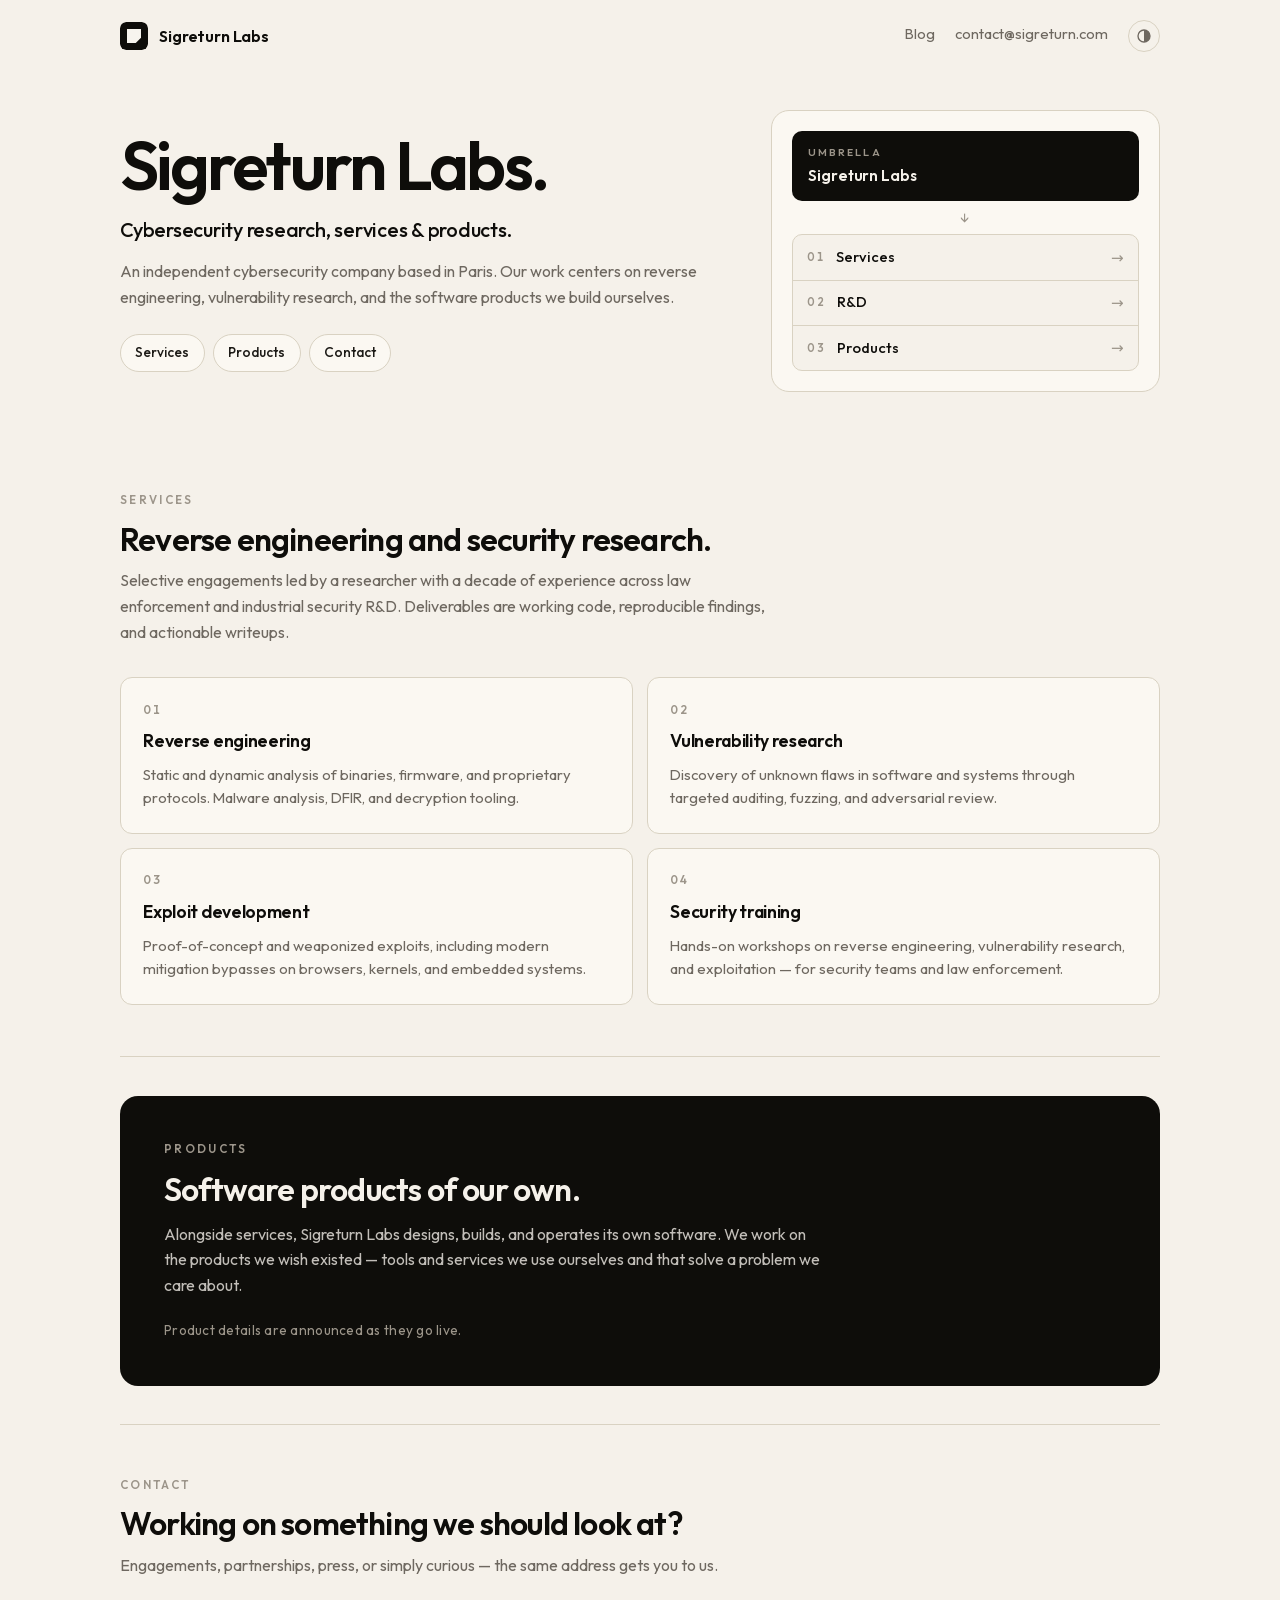
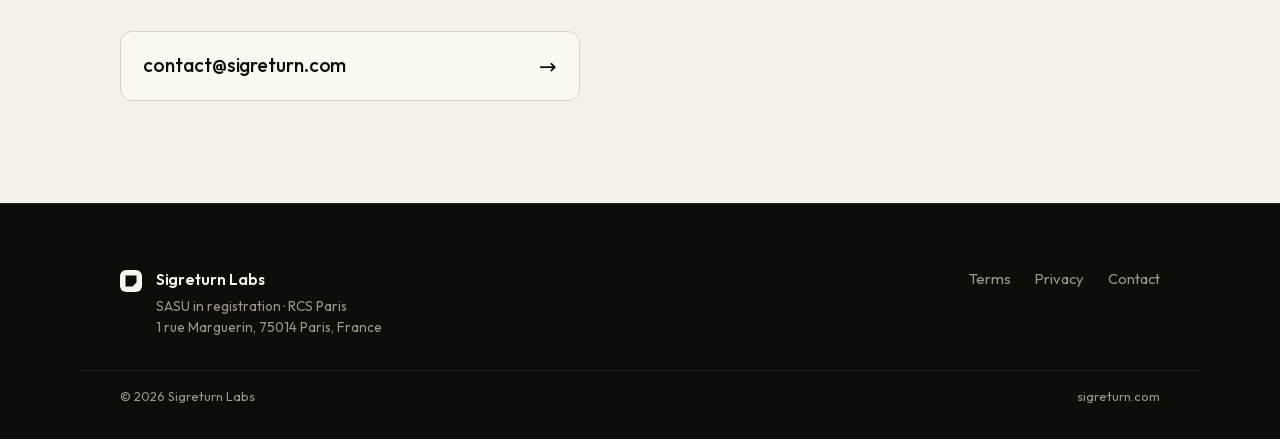
<file: index.html>
<!DOCTYPE html>
<html lang="en">
<head>
  <meta charset="UTF-8">
  <meta name="viewport" content="width=device-width, initial-scale=1">
  <title>Sigreturn Labs — Cybersecurity research, services & products</title>
  <meta name="description" content="Sigreturn Labs is a cybersecurity company based in Paris. We deliver senior offensive-security services — reverse engineering, vulnerability research, exploit development — and we build our own software products.">
  <meta name="theme-color" content="#f5f1ea" media="(prefers-color-scheme: light)">
  <meta name="theme-color" content="#14110d" media="(prefers-color-scheme: dark)">
  <meta name="robots" content="index, follow">
  <meta property="og:title" content="Sigreturn Labs — Cybersecurity">
  <meta property="og:description" content="A cybersecurity company building both services and products. Reverse engineering, vulnerability research, exploit development.">
  <meta property="og:url" content="https://sigreturn.com/">
  <meta property="og:type" content="website">
  <meta property="og:image" content="https://sigreturn.com/brand/og.png">
  <meta property="og:image:width" content="1200">
  <meta property="og:image:height" content="630">
  <meta name="twitter:card" content="summary_large_image">
  <meta name="twitter:title" content="Sigreturn Labs">
  <meta name="twitter:description" content="A cybersecurity company. Services and products.">
  <meta name="twitter:image" content="https://sigreturn.com/brand/og.png">
  <link rel="canonical" href="https://sigreturn.com/">
  <link rel="icon" type="image/svg+xml" href="favicon.svg">
  <link rel="apple-touch-icon" sizes="512x512" href="brand/logo-512.png">
  <link rel="preload" href="fonts/outfit-latin.woff2" as="font" type="font/woff2" crossorigin>
  <link rel="stylesheet" href="style.css">
  <script>
    (function () {
      try {
        var t = localStorage.getItem('theme');
        var dark = t === 'dark' || (t !== 'light' && window.matchMedia('(prefers-color-scheme: dark)').matches);
        if (dark) document.documentElement.classList.add('dark');
      } catch (e) {}
    })();
  </script>
</head>
<body>
  <header class="nav">
    <a href="/" class="brand" aria-label="Sigreturn Labs home">
      <img src="brand/logo.svg" alt="" class="brand-logo brand-logo-light" width="28" height="28">
      <img src="brand/logo-inverse.svg" alt="" class="brand-logo brand-logo-dark" width="28" height="28">
      <span class="brand-name">Sigreturn Labs</span>
    </a>
    <nav class="nav-links" aria-label="Primary">
      <a href="/blog/">Blog</a>
    </nav>
    <a href="mailto:contact@sigreturn.com" class="nav-contact">contact@sigreturn.com</a>
    <button id="theme-toggle" type="button" class="theme-toggle" data-theme="auto" aria-label="Theme: auto — click to change" title="Theme: auto">
      <svg class="theme-icon theme-icon-auto" xmlns="http://www.w3.org/2000/svg" viewBox="0 0 24 24" fill="none" stroke="currentColor" stroke-width="2" stroke-linecap="round" stroke-linejoin="round" aria-hidden="true"><circle cx="12" cy="12" r="9"/><path d="M12 3a9 9 0 0 1 0 18z" fill="currentColor" stroke="none"/></svg>
      <svg class="theme-icon theme-icon-light" xmlns="http://www.w3.org/2000/svg" viewBox="0 0 24 24" fill="none" stroke="currentColor" stroke-width="2" stroke-linecap="round" stroke-linejoin="round" aria-hidden="true"><circle cx="12" cy="12" r="4"/><path d="M12 2v2M12 20v2M4.93 4.93l1.41 1.41M17.66 17.66l1.41 1.41M2 12h2M20 12h2M4.93 19.07l1.41-1.41M17.66 6.34l1.41-1.41"/></svg>
      <svg class="theme-icon theme-icon-dark" xmlns="http://www.w3.org/2000/svg" viewBox="0 0 24 24" fill="none" stroke="currentColor" stroke-width="2" stroke-linecap="round" stroke-linejoin="round" aria-hidden="true"><path d="M21 12.79A9 9 0 1 1 11.21 3 7 7 0 0 0 21 12.79z"/></svg>
    </button>
  </header>

  <main>
    <section class="hero">
      <div class="hero-text">
        <h1 class="hero-title">Sigreturn Labs.</h1>
        <p class="hero-tagline">Cybersecurity research, services &amp; products.</p>
        <p class="hero-lede">An independent cybersecurity company based in Paris. Our work centers on reverse engineering, vulnerability research, and the software products we build ourselves.</p>
        <div class="hero-jumps">
          <a href="#services">Services</a>
          <a href="#products">Products</a>
          <a href="mailto:contact@sigreturn.com">Contact</a>
        </div>
      </div>
      <figure class="hero-schema" aria-label="Sigreturn Labs is the umbrella for services, R&amp;D, and products">
        <div class="schema-root">
          <span class="schema-kicker">Umbrella</span>
          <span class="schema-name">Sigreturn Labs</span>
        </div>
        <span class="schema-arrow" aria-hidden="true">&darr;</span>
        <ul class="schema-branches">
          <li>
            <a href="#services">
              <span class="schema-num">01</span>
              <span class="schema-label">Services</span>
              <span class="schema-arrow-link" aria-hidden="true">&rarr;</span>
            </a>
          </li>
          <li>
            <a href="#products">
              <span class="schema-num">02</span>
              <span class="schema-label">R&amp;D</span>
              <span class="schema-arrow-link" aria-hidden="true">&rarr;</span>
            </a>
          </li>
          <li>
            <a href="#products">
              <span class="schema-num">03</span>
              <span class="schema-label">Products</span>
              <span class="schema-arrow-link" aria-hidden="true">&rarr;</span>
            </a>
          </li>
        </ul>
      </figure>
    </section>

    <section class="section section-services" id="services">
      <header class="section-head">
        <span class="kicker">Services</span>
        <h2>Reverse engineering and security research.</h2>
        <p>Selective engagements led by a researcher with a decade of experience across law enforcement and industrial security R&amp;D. Deliverables are working code, reproducible findings, and actionable writeups.</p>
      </header>

      <div class="grid">
        <article class="tile">
          <span class="tile-num">01</span>
          <h3>Reverse engineering</h3>
          <p>Static and dynamic analysis of binaries, firmware, and proprietary protocols. Malware analysis, DFIR, and decryption tooling.</p>
        </article>
        <article class="tile">
          <span class="tile-num">02</span>
          <h3>Vulnerability research</h3>
          <p>Discovery of unknown flaws in software and systems through targeted auditing, fuzzing, and adversarial review.</p>
        </article>
        <article class="tile">
          <span class="tile-num">03</span>
          <h3>Exploit development</h3>
          <p>Proof-of-concept and weaponized exploits, including modern mitigation bypasses on browsers, kernels, and embedded systems.</p>
        </article>
        <article class="tile">
          <span class="tile-num">04</span>
          <h3>Security training</h3>
          <p>Hands-on workshops on reverse engineering, vulnerability research, and exploitation &mdash; for security teams and law enforcement.</p>
        </article>
      </div>
    </section>

    <section class="section section-products" id="products">
      <div class="panel">
        <span class="kicker kicker-light">Products</span>
        <h2>Software products of our own.</h2>
        <p>Alongside services, Sigreturn Labs designs, builds, and operates its own software. We work on the products we wish existed &mdash; tools and services we use ourselves and that solve a problem we care about.</p>
        <p class="panel-note">Product details are announced as they go live.</p>
      </div>
    </section>

    <section class="section section-contact" id="contact">
      <header class="section-head">
        <span class="kicker">Contact</span>
        <h2>Working on something we should look at?</h2>
        <p>Engagements, partnerships, press, or simply curious &mdash; the same address gets you to us.</p>
      </header>
      <a class="contact-cta" href="mailto:contact@sigreturn.com">
        <span>contact@sigreturn.com</span>
        <span class="contact-arrow" aria-hidden="true">&rarr;</span>
      </a>
    </section>
  </main>

  <footer class="footer">
    <div class="footer-inner">
      <div class="footer-brand">
        <img src="brand/logo-inverse.svg" alt="" class="brand-logo" width="22" height="22">
        <div>
          <p class="footer-name">Sigreturn Labs</p>
          <p class="footer-meta">SASU in registration &middot; RCS Paris</p>
          <p class="footer-meta" data-enc="MSBydWUgTWFyZ3VlcmluLCA3NTAxNCBQYXJpcywgRnJhbmNl">[&hellip;]</p>
        </div>
      </div>
      <nav class="footer-nav" aria-label="Footer">
        <a href="/terms.html">Terms</a>
        <a href="/privacy.html">Privacy</a>
        <a href="mailto:contact@sigreturn.com">Contact</a>
      </nav>
    </div>
    <div class="footer-bottom">
      <span>&copy; 2026 Sigreturn Labs</span>
      <span>sigreturn.com</span>
    </div>
  </footer>

  <script>
    (function () {
      var btn = document.getElementById('theme-toggle');
      if (btn) {
        var mql = window.matchMedia('(prefers-color-scheme: dark)');
        function read() {
          try {
            var t = localStorage.getItem('theme');
            if (t === 'light' || t === 'dark') return t;
          } catch (e) {}
          return 'auto';
        }
        function apply(theme) {
          var dark = theme === 'dark' || (theme === 'auto' && mql.matches);
          document.documentElement.classList.toggle('dark', dark);
          btn.setAttribute('data-theme', theme);
          btn.setAttribute('aria-label', 'Theme: ' + theme + ' — click to change');
          btn.setAttribute('title', 'Theme: ' + theme);
        }
        btn.addEventListener('click', function () {
          var cur = read();
          var next = cur === 'auto' ? 'light' : cur === 'light' ? 'dark' : 'auto';
          try {
            if (next === 'auto') localStorage.removeItem('theme');
            else localStorage.setItem('theme', next);
          } catch (e) {}
          apply(next);
        });
        mql.addEventListener('change', function () { if (read() === 'auto') apply('auto'); });
        apply(read());
      }

      document.querySelectorAll('[data-enc]').forEach(function (el) {
        try {
          el.textContent = decodeURIComponent(escape(atob(el.dataset.enc)));
          el.removeAttribute('data-enc');
        } catch (e) {}
      });
    })();
  </script>
</body>
</html>
</file>
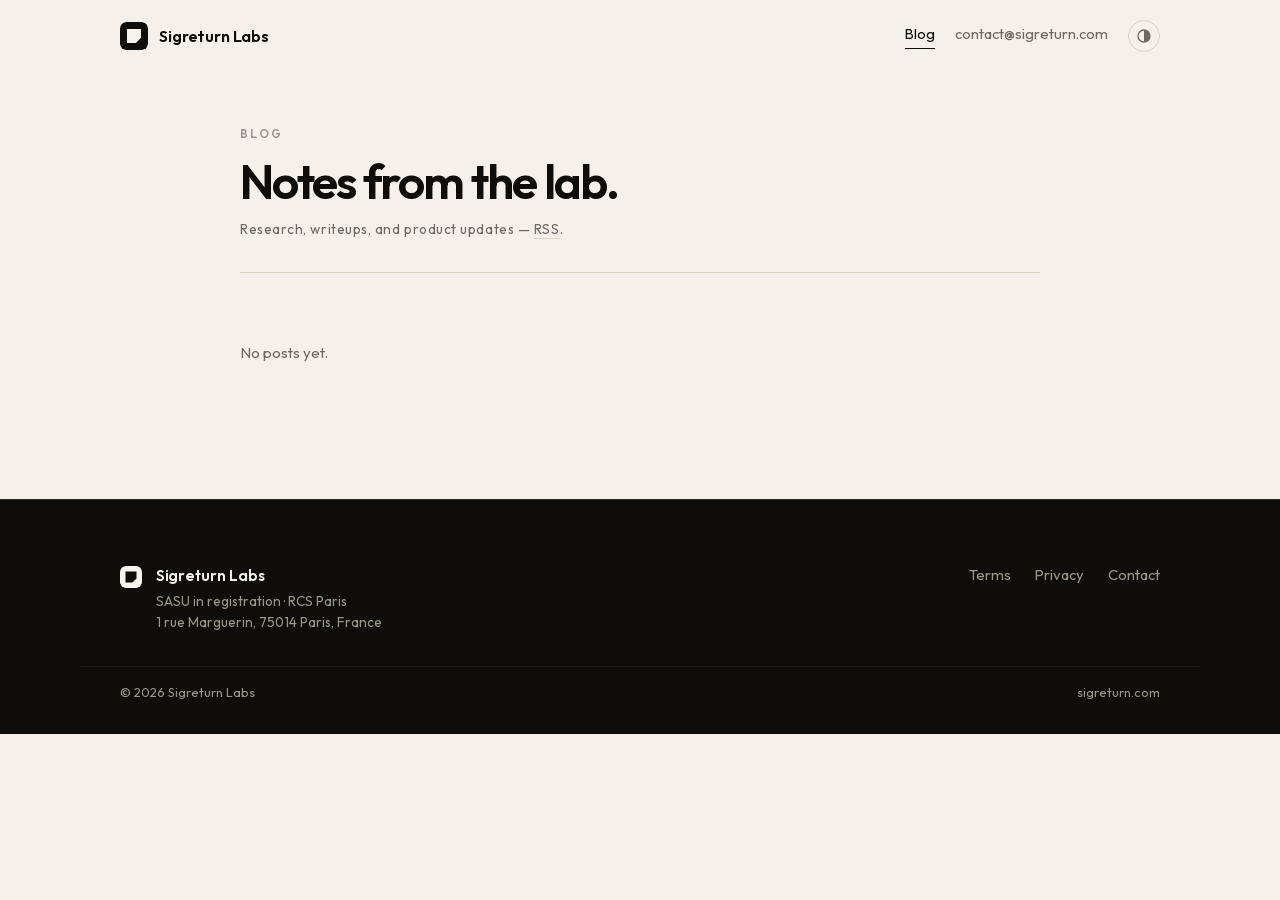
<file: blog/index.html>
<!DOCTYPE html>
<html lang="en">
<head>
  <meta charset="UTF-8">
  <meta name="viewport" content="width=device-width, initial-scale=1">
  <title>Blog — Sigreturn Labs</title>
  <meta name="description" content="Notes from the lab — research, writeups, and product updates from Sigreturn Labs.">
  <meta name="theme-color" content="#f5f1ea" media="(prefers-color-scheme: light)">
  <meta name="theme-color" content="#14110d" media="(prefers-color-scheme: dark)">
  <meta name="robots" content="index, follow">
  <meta property="og:title" content="Sigreturn Labs Blog">
  <meta property="og:description" content="Notes from the lab — research, writeups, and product updates from Sigreturn Labs.">
  <meta property="og:url" content="https://sigreturn.com/blog/">
  <meta property="og:type" content="website">
  <meta property="og:image" content="https://sigreturn.com/brand/og.png">
  <meta property="og:image:width" content="1200">
  <meta property="og:image:height" content="630">
  <meta name="twitter:card" content="summary_large_image">
  <meta name="twitter:title" content="Sigreturn Labs Blog">
  <meta name="twitter:description" content="Notes from the lab.">
  <meta name="twitter:image" content="https://sigreturn.com/brand/og.png">
  <link rel="canonical" href="https://sigreturn.com/blog/">
  <link rel="alternate" type="application/rss+xml" title="Sigreturn Labs Blog" href="/blog/feed.xml">
  <link rel="icon" type="image/svg+xml" href="/favicon.svg">
  <link rel="apple-touch-icon" sizes="512x512" href="/brand/logo-512.png">
  <link rel="preload" href="/fonts/outfit-latin.woff2" as="font" type="font/woff2" crossorigin>
  <link rel="stylesheet" href="/style.css">
  <script>
    (function () {
      try {
        var t = localStorage.getItem('theme');
        var dark = t === 'dark' || (t !== 'light' && window.matchMedia('(prefers-color-scheme: dark)').matches);
        if (dark) document.documentElement.classList.add('dark');
      } catch (e) {}
    })();
  </script>
</head>
<body>
  <header class="nav">
    <a href="/" class="brand" aria-label="Sigreturn Labs home">
      <img src="/brand/logo.svg" alt="" class="brand-logo brand-logo-light" width="28" height="28">
      <img src="/brand/logo-inverse.svg" alt="" class="brand-logo brand-logo-dark" width="28" height="28">
      <span class="brand-name">Sigreturn Labs</span>
    </a>
    <nav class="nav-links" aria-label="Primary">
      <a href="/blog/" aria-current="page">Blog</a>
    </nav>
    <a href="mailto:contact@sigreturn.com" class="nav-contact">contact@sigreturn.com</a>
    <button id="theme-toggle" type="button" class="theme-toggle" data-theme="auto" aria-label="Theme: auto — click to change" title="Theme: auto">
      <svg class="theme-icon theme-icon-auto" xmlns="http://www.w3.org/2000/svg" viewBox="0 0 24 24" fill="none" stroke="currentColor" stroke-width="2" stroke-linecap="round" stroke-linejoin="round" aria-hidden="true"><circle cx="12" cy="12" r="9"/><path d="M12 3a9 9 0 0 1 0 18z" fill="currentColor" stroke="none"/></svg>
      <svg class="theme-icon theme-icon-light" xmlns="http://www.w3.org/2000/svg" viewBox="0 0 24 24" fill="none" stroke="currentColor" stroke-width="2" stroke-linecap="round" stroke-linejoin="round" aria-hidden="true"><circle cx="12" cy="12" r="4"/><path d="M12 2v2M12 20v2M4.93 4.93l1.41 1.41M17.66 17.66l1.41 1.41M2 12h2M20 12h2M4.93 19.07l1.41-1.41M17.66 6.34l1.41-1.41"/></svg>
      <svg class="theme-icon theme-icon-dark" xmlns="http://www.w3.org/2000/svg" viewBox="0 0 24 24" fill="none" stroke="currentColor" stroke-width="2" stroke-linecap="round" stroke-linejoin="round" aria-hidden="true"><path d="M21 12.79A9 9 0 1 1 11.21 3 7 7 0 0 0 21 12.79z"/></svg>
    </button>
  </header>

  <main class="blog-main">
    <section class="legal-hero">
      <span class="kicker">Blog</span>
      <h1 class="legal-title">Notes from the lab.</h1>
      <p class="legal-meta">Research, writeups, and product updates &mdash; <a href="/blog/feed.xml" style="border-bottom:1px solid var(--rule);">RSS</a>.</p>
    </section>

    <section class="blog-list">
      <p class="blog-list-empty">No posts yet.</p>
    </section>
  </main>

  <footer class="footer">
    <div class="footer-inner">
      <div class="footer-brand">
        <img src="/brand/logo-inverse.svg" alt="" class="brand-logo" width="22" height="22">
        <div>
          <p class="footer-name">Sigreturn Labs</p>
          <p class="footer-meta">SASU in registration &middot; RCS Paris</p>
          <p class="footer-meta" data-enc="MSBydWUgTWFyZ3VlcmluLCA3NTAxNCBQYXJpcywgRnJhbmNl">[&hellip;]</p>
        </div>
      </div>
      <nav class="footer-nav" aria-label="Footer">
        <a href="/terms.html">Terms</a>
        <a href="/privacy.html">Privacy</a>
        <a href="mailto:contact@sigreturn.com">Contact</a>
      </nav>
    </div>
    <div class="footer-bottom">
      <span>&copy; 2026 Sigreturn Labs</span>
      <span>sigreturn.com</span>
    </div>
  </footer>

  <script>
    (function () {
      var btn = document.getElementById('theme-toggle');
      if (btn) {
        var mql = window.matchMedia('(prefers-color-scheme: dark)');
        function read() {
          try {
            var t = localStorage.getItem('theme');
            if (t === 'light' || t === 'dark') return t;
          } catch (e) {}
          return 'auto';
        }
        function apply(theme) {
          var dark = theme === 'dark' || (theme === 'auto' && mql.matches);
          document.documentElement.classList.toggle('dark', dark);
          btn.setAttribute('data-theme', theme);
          btn.setAttribute('aria-label', 'Theme: ' + theme + ' — click to change');
          btn.setAttribute('title', 'Theme: ' + theme);
        }
        btn.addEventListener('click', function () {
          var cur = read();
          var next = cur === 'auto' ? 'light' : cur === 'light' ? 'dark' : 'auto';
          try {
            if (next === 'auto') localStorage.removeItem('theme');
            else localStorage.setItem('theme', next);
          } catch (e) {}
          apply(next);
        });
        mql.addEventListener('change', function () { if (read() === 'auto') apply('auto'); });
        apply(read());
      }

      document.querySelectorAll('[data-enc]').forEach(function (el) {
        try {
          el.textContent = decodeURIComponent(escape(atob(el.dataset.enc)));
          el.removeAttribute('data-enc');
        } catch (e) {}
      });
    })();
  </script>
</body>
</html>
</file>
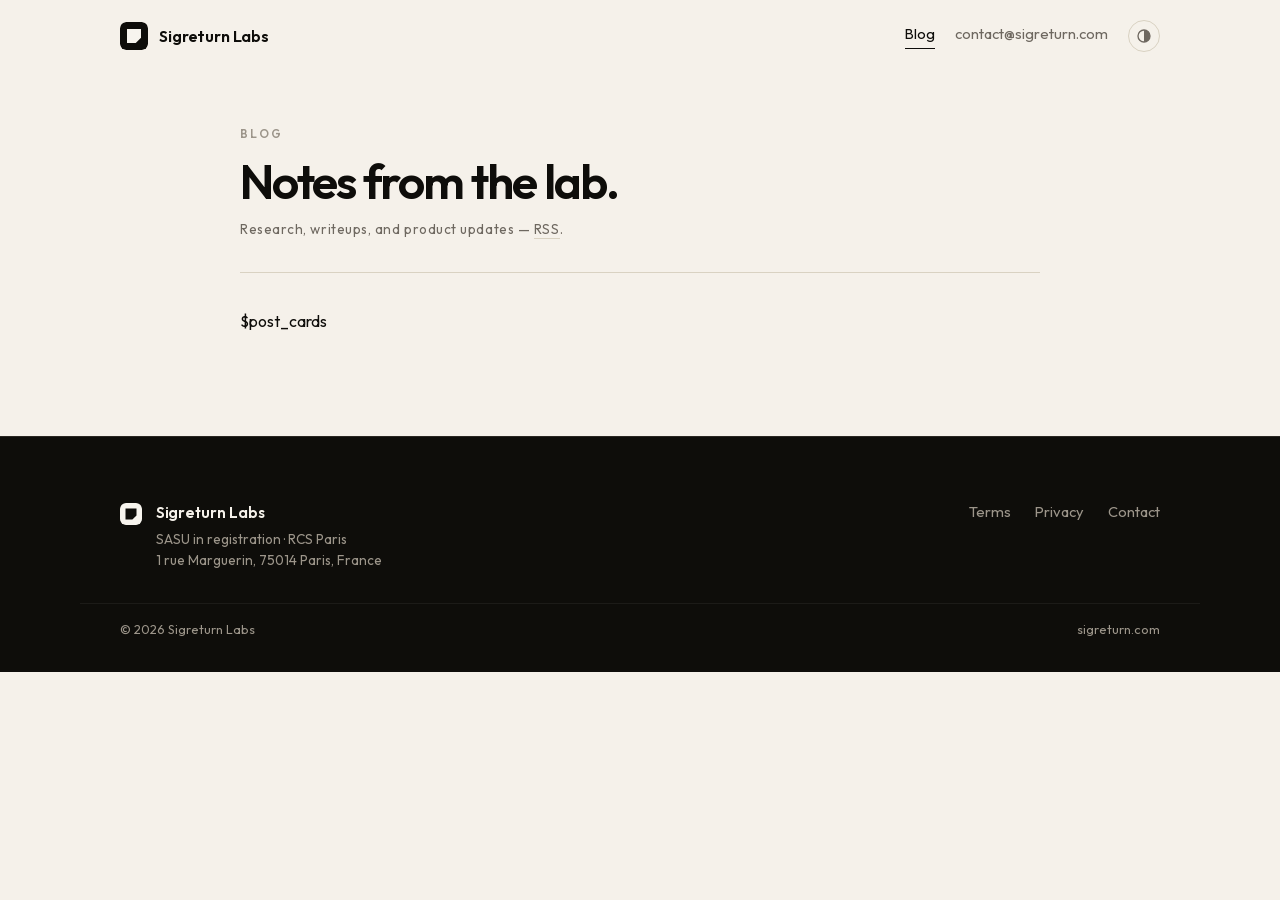
<file: templates/index.html>
<!DOCTYPE html>
<html lang="en">
<head>
  <meta charset="UTF-8">
  <meta name="viewport" content="width=device-width, initial-scale=1">
  <title>Blog — Sigreturn Labs</title>
  <meta name="description" content="Notes from the lab — research, writeups, and product updates from Sigreturn Labs.">
  <meta name="theme-color" content="#f5f1ea" media="(prefers-color-scheme: light)">
  <meta name="theme-color" content="#14110d" media="(prefers-color-scheme: dark)">
  <meta name="robots" content="index, follow">
  <meta property="og:title" content="Sigreturn Labs Blog">
  <meta property="og:description" content="Notes from the lab — research, writeups, and product updates from Sigreturn Labs.">
  <meta property="og:url" content="https://sigreturn.com/blog/">
  <meta property="og:type" content="website">
  <meta property="og:image" content="https://sigreturn.com/brand/og.png">
  <meta property="og:image:width" content="1200">
  <meta property="og:image:height" content="630">
  <meta name="twitter:card" content="summary_large_image">
  <meta name="twitter:title" content="Sigreturn Labs Blog">
  <meta name="twitter:description" content="Notes from the lab.">
  <meta name="twitter:image" content="https://sigreturn.com/brand/og.png">
  <link rel="canonical" href="https://sigreturn.com/blog/">
  <link rel="alternate" type="application/rss+xml" title="Sigreturn Labs Blog" href="/blog/feed.xml">
  <link rel="icon" type="image/svg+xml" href="/favicon.svg">
  <link rel="apple-touch-icon" sizes="512x512" href="/brand/logo-512.png">
  <link rel="preload" href="/fonts/outfit-latin.woff2" as="font" type="font/woff2" crossorigin>
  <link rel="stylesheet" href="/style.css">
  <script>
    (function () {
      try {
        var t = localStorage.getItem('theme');
        var dark = t === 'dark' || (t !== 'light' && window.matchMedia('(prefers-color-scheme: dark)').matches);
        if (dark) document.documentElement.classList.add('dark');
      } catch (e) {}
    })();
  </script>
</head>
<body>
  <header class="nav">
    <a href="/" class="brand" aria-label="Sigreturn Labs home">
      <img src="/brand/logo.svg" alt="" class="brand-logo brand-logo-light" width="28" height="28">
      <img src="/brand/logo-inverse.svg" alt="" class="brand-logo brand-logo-dark" width="28" height="28">
      <span class="brand-name">Sigreturn Labs</span>
    </a>
    <nav class="nav-links" aria-label="Primary">
      <a href="/blog/" aria-current="page">Blog</a>
    </nav>
    <a href="mailto:contact@sigreturn.com" class="nav-contact">contact@sigreturn.com</a>
    <button id="theme-toggle" type="button" class="theme-toggle" data-theme="auto" aria-label="Theme: auto — click to change" title="Theme: auto">
      <svg class="theme-icon theme-icon-auto" xmlns="http://www.w3.org/2000/svg" viewBox="0 0 24 24" fill="none" stroke="currentColor" stroke-width="2" stroke-linecap="round" stroke-linejoin="round" aria-hidden="true"><circle cx="12" cy="12" r="9"/><path d="M12 3a9 9 0 0 1 0 18z" fill="currentColor" stroke="none"/></svg>
      <svg class="theme-icon theme-icon-light" xmlns="http://www.w3.org/2000/svg" viewBox="0 0 24 24" fill="none" stroke="currentColor" stroke-width="2" stroke-linecap="round" stroke-linejoin="round" aria-hidden="true"><circle cx="12" cy="12" r="4"/><path d="M12 2v2M12 20v2M4.93 4.93l1.41 1.41M17.66 17.66l1.41 1.41M2 12h2M20 12h2M4.93 19.07l1.41-1.41M17.66 6.34l1.41-1.41"/></svg>
      <svg class="theme-icon theme-icon-dark" xmlns="http://www.w3.org/2000/svg" viewBox="0 0 24 24" fill="none" stroke="currentColor" stroke-width="2" stroke-linecap="round" stroke-linejoin="round" aria-hidden="true"><path d="M21 12.79A9 9 0 1 1 11.21 3 7 7 0 0 0 21 12.79z"/></svg>
    </button>
  </header>

  <main class="blog-main">
    <section class="legal-hero">
      <span class="kicker">Blog</span>
      <h1 class="legal-title">Notes from the lab.</h1>
      <p class="legal-meta">Research, writeups, and product updates &mdash; <a href="/blog/feed.xml" style="border-bottom:1px solid var(--rule);">RSS</a>.</p>
    </section>

    <section class="blog-list">
$post_cards
    </section>
  </main>

  <footer class="footer">
    <div class="footer-inner">
      <div class="footer-brand">
        <img src="/brand/logo-inverse.svg" alt="" class="brand-logo" width="22" height="22">
        <div>
          <p class="footer-name">Sigreturn Labs</p>
          <p class="footer-meta">SASU in registration &middot; RCS Paris</p>
          <p class="footer-meta" data-enc="MSBydWUgTWFyZ3VlcmluLCA3NTAxNCBQYXJpcywgRnJhbmNl">[&hellip;]</p>
        </div>
      </div>
      <nav class="footer-nav" aria-label="Footer">
        <a href="/terms.html">Terms</a>
        <a href="/privacy.html">Privacy</a>
        <a href="mailto:contact@sigreturn.com">Contact</a>
      </nav>
    </div>
    <div class="footer-bottom">
      <span>&copy; 2026 Sigreturn Labs</span>
      <span>sigreturn.com</span>
    </div>
  </footer>

  <script>
    (function () {
      var btn = document.getElementById('theme-toggle');
      if (btn) {
        var mql = window.matchMedia('(prefers-color-scheme: dark)');
        function read() {
          try {
            var t = localStorage.getItem('theme');
            if (t === 'light' || t === 'dark') return t;
          } catch (e) {}
          return 'auto';
        }
        function apply(theme) {
          var dark = theme === 'dark' || (theme === 'auto' && mql.matches);
          document.documentElement.classList.toggle('dark', dark);
          btn.setAttribute('data-theme', theme);
          btn.setAttribute('aria-label', 'Theme: ' + theme + ' — click to change');
          btn.setAttribute('title', 'Theme: ' + theme);
        }
        btn.addEventListener('click', function () {
          var cur = read();
          var next = cur === 'auto' ? 'light' : cur === 'light' ? 'dark' : 'auto';
          try {
            if (next === 'auto') localStorage.removeItem('theme');
            else localStorage.setItem('theme', next);
          } catch (e) {}
          apply(next);
        });
        mql.addEventListener('change', function () { if (read() === 'auto') apply('auto'); });
        apply(read());
      }

      document.querySelectorAll('[data-enc]').forEach(function (el) {
        try {
          el.textContent = decodeURIComponent(escape(atob(el.dataset.enc)));
          el.removeAttribute('data-enc');
        } catch (e) {}
      });
    })();
  </script>
</body>
</html>
</file>
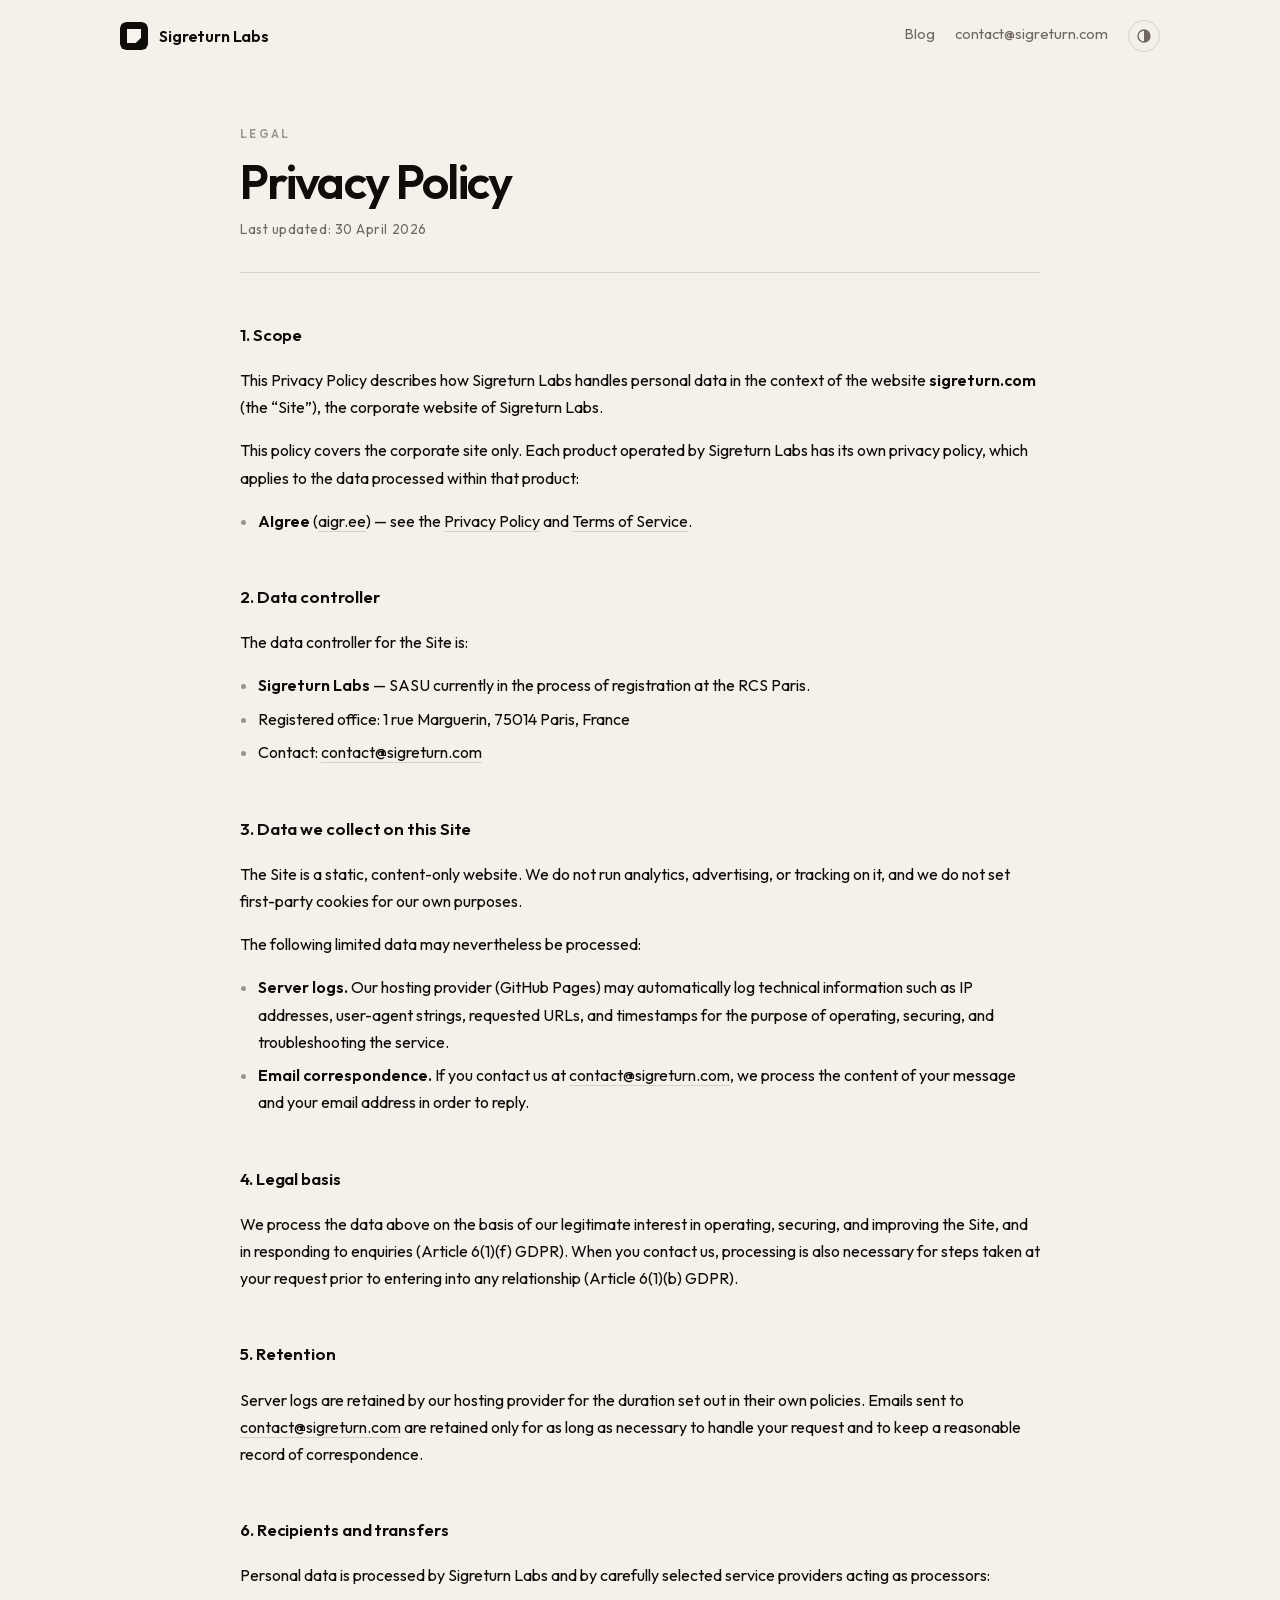
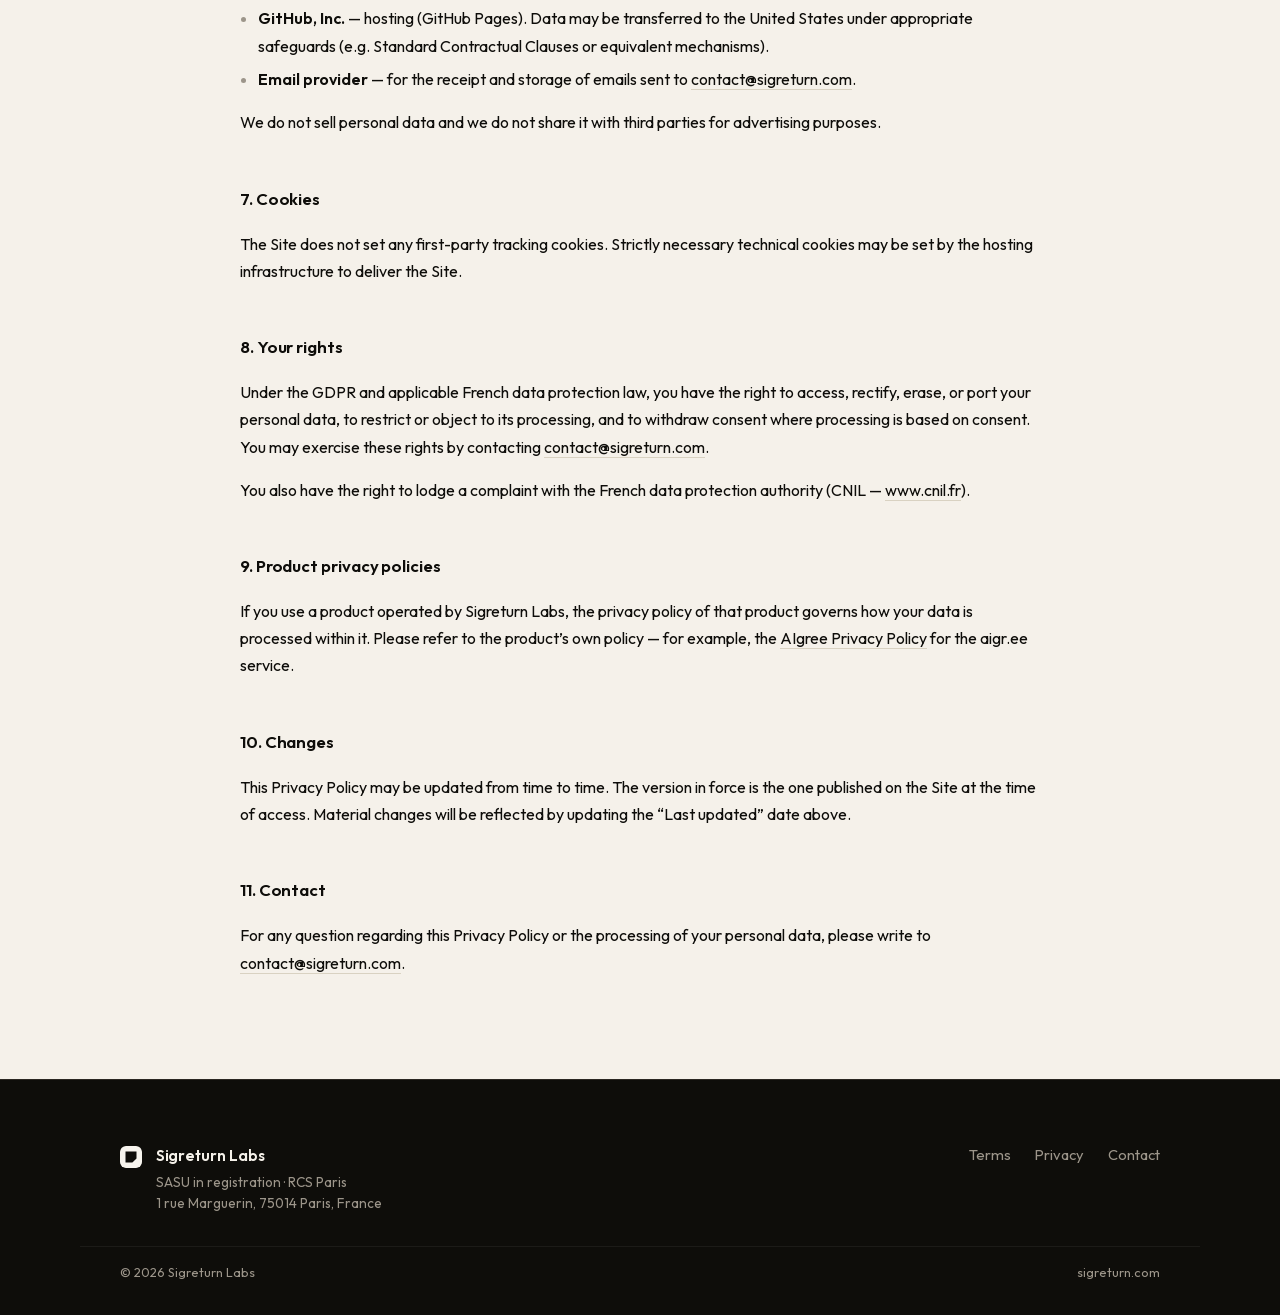
<file: privacy.html>
<!DOCTYPE html>
<html lang="en">
<head>
  <meta charset="UTF-8">
  <meta name="viewport" content="width=device-width, initial-scale=1">
  <title>Privacy Policy — Sigreturn Labs</title>
  <meta name="description" content="Privacy Policy for sigreturn.com, the corporate website of Sigreturn Labs.">
  <meta name="theme-color" content="#f5f1ea" media="(prefers-color-scheme: light)">
  <meta name="theme-color" content="#14110d" media="(prefers-color-scheme: dark)">
  <meta name="robots" content="index, follow">
  <meta property="og:title" content="Privacy Policy — Sigreturn Labs">
  <meta property="og:description" content="Privacy Policy for sigreturn.com.">
  <meta property="og:url" content="https://sigreturn.com/privacy.html">
  <meta property="og:type" content="website">
  <meta property="og:image" content="https://sigreturn.com/brand/og.png">
  <meta name="twitter:card" content="summary_large_image">
  <meta name="twitter:image" content="https://sigreturn.com/brand/og.png">
  <link rel="canonical" href="https://sigreturn.com/privacy.html">
  <link rel="icon" type="image/svg+xml" href="favicon.svg">
  <link rel="apple-touch-icon" sizes="512x512" href="brand/logo-512.png">
  <link rel="preload" href="fonts/outfit-latin.woff2" as="font" type="font/woff2" crossorigin>
  <link rel="stylesheet" href="style.css">
  <script>
    (function () {
      try {
        var t = localStorage.getItem('theme');
        var dark = t === 'dark' || (t !== 'light' && window.matchMedia('(prefers-color-scheme: dark)').matches);
        if (dark) document.documentElement.classList.add('dark');
      } catch (e) {}
    })();
  </script>
</head>
<body>
  <header class="nav">
    <a href="/" class="brand" aria-label="Sigreturn Labs home">
      <img src="brand/logo.svg" alt="" class="brand-logo brand-logo-light" width="28" height="28">
      <img src="brand/logo-inverse.svg" alt="" class="brand-logo brand-logo-dark" width="28" height="28">
      <span class="brand-name">Sigreturn Labs</span>
    </a>
    <nav class="nav-links" aria-label="Primary">
      <a href="/blog/">Blog</a>
    </nav>
    <a href="mailto:contact@sigreturn.com" class="nav-contact">contact@sigreturn.com</a>
    <button id="theme-toggle" type="button" class="theme-toggle" data-theme="auto" aria-label="Theme: auto — click to change" title="Theme: auto">
      <svg class="theme-icon theme-icon-auto" xmlns="http://www.w3.org/2000/svg" viewBox="0 0 24 24" fill="none" stroke="currentColor" stroke-width="2" stroke-linecap="round" stroke-linejoin="round" aria-hidden="true"><circle cx="12" cy="12" r="9"/><path d="M12 3a9 9 0 0 1 0 18z" fill="currentColor" stroke="none"/></svg>
      <svg class="theme-icon theme-icon-light" xmlns="http://www.w3.org/2000/svg" viewBox="0 0 24 24" fill="none" stroke="currentColor" stroke-width="2" stroke-linecap="round" stroke-linejoin="round" aria-hidden="true"><circle cx="12" cy="12" r="4"/><path d="M12 2v2M12 20v2M4.93 4.93l1.41 1.41M17.66 17.66l1.41 1.41M2 12h2M20 12h2M4.93 19.07l1.41-1.41M17.66 6.34l1.41-1.41"/></svg>
      <svg class="theme-icon theme-icon-dark" xmlns="http://www.w3.org/2000/svg" viewBox="0 0 24 24" fill="none" stroke="currentColor" stroke-width="2" stroke-linecap="round" stroke-linejoin="round" aria-hidden="true"><path d="M21 12.79A9 9 0 1 1 11.21 3 7 7 0 0 0 21 12.79z"/></svg>
    </button>
  </header>

  <main class="legal-main">
    <section class="legal-hero">
      <span class="kicker">Legal</span>
      <h1 class="legal-title">Privacy Policy</h1>
      <p class="legal-meta">Last updated: 30 April 2026</p>
    </section>

    <section class="legal-body">
      <article class="prose-legal">
        <h2>1. Scope</h2>
        <p>This Privacy Policy describes how Sigreturn Labs handles personal data in the context of the website <strong>sigreturn.com</strong> (the &ldquo;Site&rdquo;), the corporate website of Sigreturn Labs.</p>
        <p>This policy covers the corporate site only. Each product operated by Sigreturn Labs has its own privacy policy, which applies to the data processed within that product:</p>
        <ul class="legal-list">
          <li><strong>AIgree</strong> (<a href="https://aigr.ee" rel="noopener">aigr.ee</a>) &mdash; see the <a href="https://aigr.ee/privacy" rel="noopener">Privacy Policy</a> and <a href="https://aigr.ee/terms" rel="noopener">Terms of Service</a>.</li>
        </ul>

        <h2>2. Data controller</h2>
        <p>The data controller for the Site is:</p>
        <ul class="legal-list">
          <li><strong>Sigreturn Labs</strong> &mdash; SASU currently in the process of registration at the RCS Paris.</li>
          <li>Registered office: <span data-enc="MSBydWUgTWFyZ3VlcmluLCA3NTAxNCBQYXJpcywgRnJhbmNl">[&hellip;]</span></li>
          <li>Contact: <a href="mailto:contact@sigreturn.com">contact@sigreturn.com</a></li>
        </ul>

        <h2>3. Data we collect on this Site</h2>
        <p>The Site is a static, content-only website. We do not run analytics, advertising, or tracking on it, and we do not set first-party cookies for our own purposes.</p>
        <p>The following limited data may nevertheless be processed:</p>
        <ul class="legal-list">
          <li><strong>Server logs.</strong> Our hosting provider (GitHub Pages) may automatically log technical information such as IP addresses, user-agent strings, requested URLs, and timestamps for the purpose of operating, securing, and troubleshooting the service.</li>
          <li><strong>Email correspondence.</strong> If you contact us at <a href="mailto:contact@sigreturn.com">contact@sigreturn.com</a>, we process the content of your message and your email address in order to reply.</li>
        </ul>

        <h2>4. Legal basis</h2>
        <p>We process the data above on the basis of our legitimate interest in operating, securing, and improving the Site, and in responding to enquiries (Article 6(1)(f) GDPR). When you contact us, processing is also necessary for steps taken at your request prior to entering into any relationship (Article 6(1)(b) GDPR).</p>

        <h2>5. Retention</h2>
        <p>Server logs are retained by our hosting provider for the duration set out in their own policies. Emails sent to <a href="mailto:contact@sigreturn.com">contact@sigreturn.com</a> are retained only for as long as necessary to handle your request and to keep a reasonable record of correspondence.</p>

        <h2>6. Recipients and transfers</h2>
        <p>Personal data is processed by Sigreturn Labs and by carefully selected service providers acting as processors:</p>
        <ul class="legal-list">
          <li><strong>GitHub, Inc.</strong> &mdash; hosting (GitHub Pages). Data may be transferred to the United States under appropriate safeguards (e.g. Standard Contractual Clauses or equivalent mechanisms).</li>
          <li><strong>Email provider</strong> &mdash; for the receipt and storage of emails sent to <a href="mailto:contact@sigreturn.com">contact@sigreturn.com</a>.</li>
        </ul>
        <p>We do not sell personal data and we do not share it with third parties for advertising purposes.</p>

        <h2>7. Cookies</h2>
        <p>The Site does not set any first-party tracking cookies. Strictly necessary technical cookies may be set by the hosting infrastructure to deliver the Site.</p>

        <h2>8. Your rights</h2>
        <p>Under the GDPR and applicable French data protection law, you have the right to access, rectify, erase, or port your personal data, to restrict or object to its processing, and to withdraw consent where processing is based on consent. You may exercise these rights by contacting <a href="mailto:contact@sigreturn.com">contact@sigreturn.com</a>.</p>
        <p>You also have the right to lodge a complaint with the French data protection authority (CNIL &mdash; <a href="https://www.cnil.fr" rel="noopener">www.cnil.fr</a>).</p>

        <h2>9. Product privacy policies</h2>
        <p>If you use a product operated by Sigreturn Labs, the privacy policy of that product governs how your data is processed within it. Please refer to the product&rsquo;s own policy &mdash; for example, the <a href="https://aigr.ee/privacy" rel="noopener">AIgree Privacy Policy</a> for the aigr.ee service.</p>

        <h2>10. Changes</h2>
        <p>This Privacy Policy may be updated from time to time. The version in force is the one published on the Site at the time of access. Material changes will be reflected by updating the &ldquo;Last updated&rdquo; date above.</p>

        <h2>11. Contact</h2>
        <p>For any question regarding this Privacy Policy or the processing of your personal data, please write to <a href="mailto:contact@sigreturn.com">contact@sigreturn.com</a>.</p>
      </article>
    </section>
  </main>

  <footer class="footer">
    <div class="footer-inner">
      <div class="footer-brand">
        <img src="brand/logo-inverse.svg" alt="" class="brand-logo" width="22" height="22">
        <div>
          <p class="footer-name">Sigreturn Labs</p>
          <p class="footer-meta">SASU in registration &middot; RCS Paris</p>
          <p class="footer-meta" data-enc="MSBydWUgTWFyZ3VlcmluLCA3NTAxNCBQYXJpcywgRnJhbmNl">[&hellip;]</p>
        </div>
      </div>
      <nav class="footer-nav" aria-label="Footer">
        <a href="/terms.html">Terms</a>
        <a href="/privacy.html">Privacy</a>
        <a href="mailto:contact@sigreturn.com">Contact</a>
      </nav>
    </div>
    <div class="footer-bottom">
      <span>&copy; 2026 Sigreturn Labs</span>
      <span>sigreturn.com</span>
    </div>
  </footer>

  <script>
    (function () {
      var btn = document.getElementById('theme-toggle');
      if (btn) {
        var mql = window.matchMedia('(prefers-color-scheme: dark)');
        function read() {
          try {
            var t = localStorage.getItem('theme');
            if (t === 'light' || t === 'dark') return t;
          } catch (e) {}
          return 'auto';
        }
        function apply(theme) {
          var dark = theme === 'dark' || (theme === 'auto' && mql.matches);
          document.documentElement.classList.toggle('dark', dark);
          btn.setAttribute('data-theme', theme);
          btn.setAttribute('aria-label', 'Theme: ' + theme + ' — click to change');
          btn.setAttribute('title', 'Theme: ' + theme);
        }
        btn.addEventListener('click', function () {
          var cur = read();
          var next = cur === 'auto' ? 'light' : cur === 'light' ? 'dark' : 'auto';
          try {
            if (next === 'auto') localStorage.removeItem('theme');
            else localStorage.setItem('theme', next);
          } catch (e) {}
          apply(next);
        });
        mql.addEventListener('change', function () { if (read() === 'auto') apply('auto'); });
        apply(read());
      }

      document.querySelectorAll('[data-enc]').forEach(function (el) {
        try {
          el.textContent = decodeURIComponent(escape(atob(el.dataset.enc)));
          el.removeAttribute('data-enc');
        } catch (e) {}
      });
    })();
  </script>
</body>
</html>
</file>
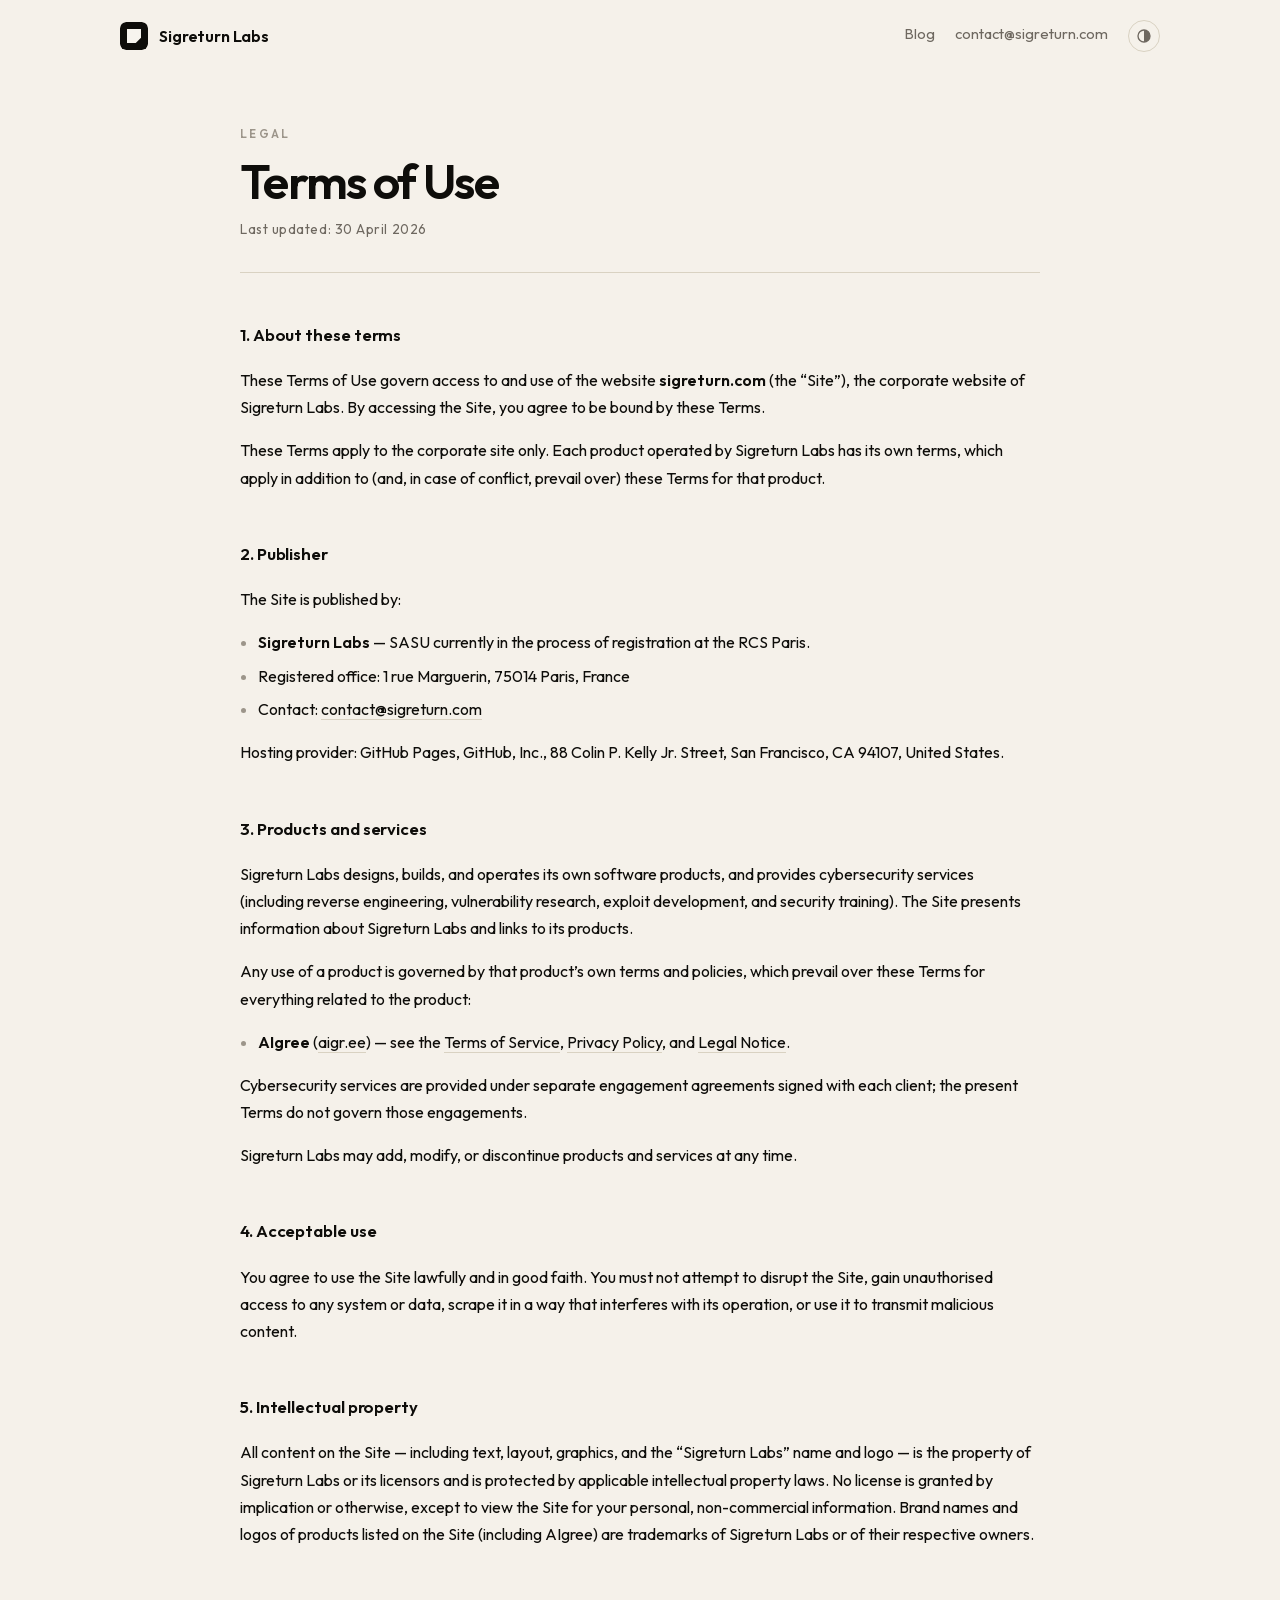
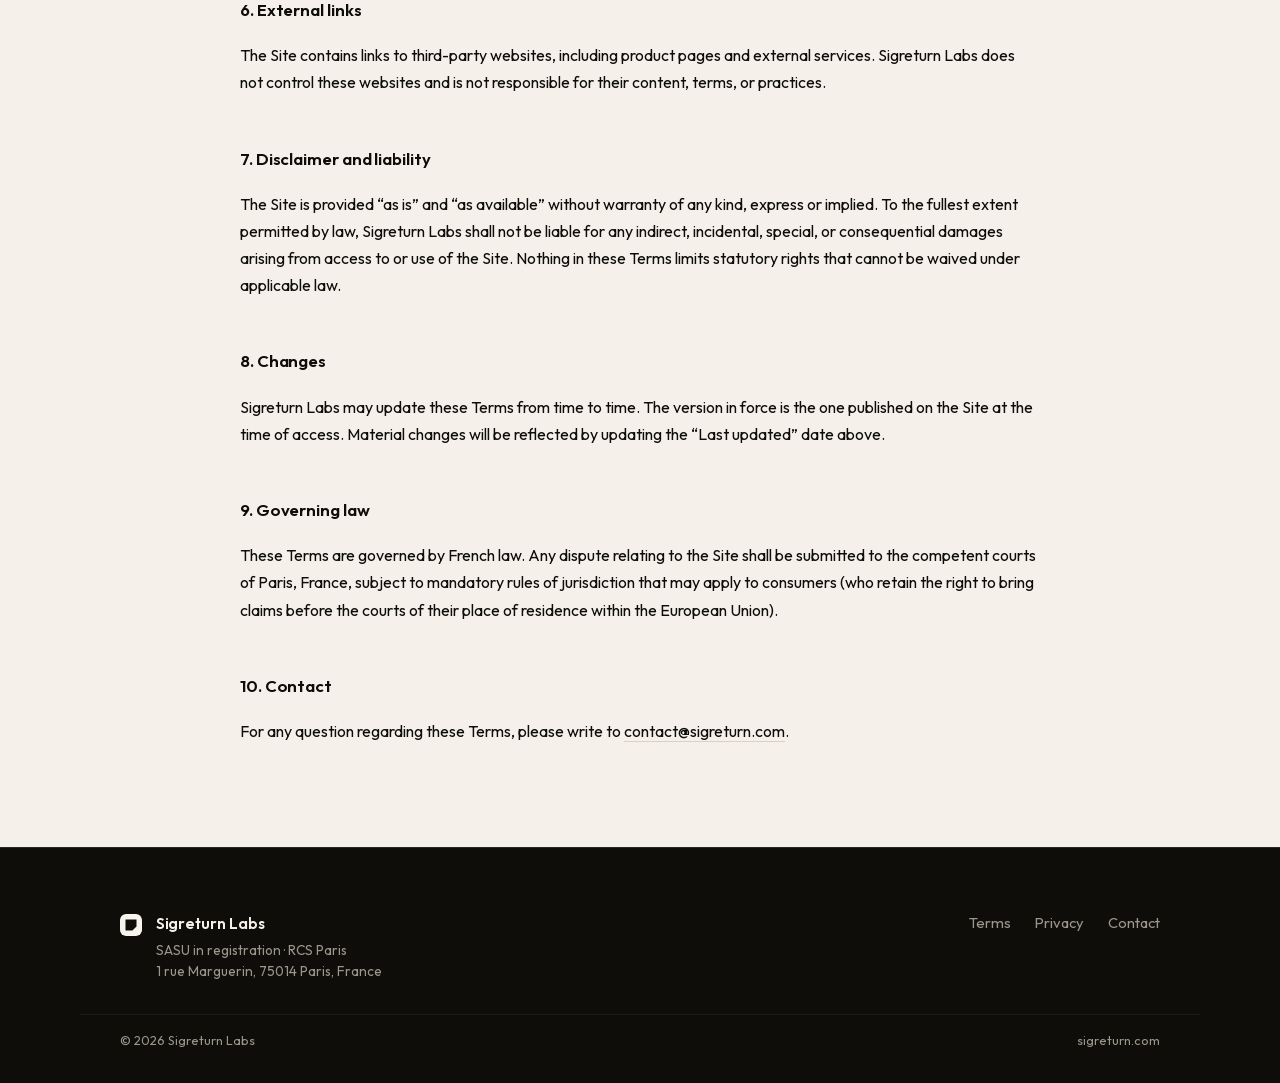
<file: terms.html>
<!DOCTYPE html>
<html lang="en">
<head>
  <meta charset="UTF-8">
  <meta name="viewport" content="width=device-width, initial-scale=1">
  <title>Terms of Use — Sigreturn Labs</title>
  <meta name="description" content="Terms of Use for sigreturn.com, the corporate website of Sigreturn Labs.">
  <meta name="theme-color" content="#f5f1ea" media="(prefers-color-scheme: light)">
  <meta name="theme-color" content="#14110d" media="(prefers-color-scheme: dark)">
  <meta name="robots" content="index, follow">
  <meta property="og:title" content="Terms of Use — Sigreturn Labs">
  <meta property="og:description" content="Terms of Use for sigreturn.com.">
  <meta property="og:url" content="https://sigreturn.com/terms.html">
  <meta property="og:type" content="website">
  <meta property="og:image" content="https://sigreturn.com/brand/og.png">
  <meta name="twitter:card" content="summary_large_image">
  <meta name="twitter:image" content="https://sigreturn.com/brand/og.png">
  <link rel="canonical" href="https://sigreturn.com/terms.html">
  <link rel="icon" type="image/svg+xml" href="favicon.svg">
  <link rel="apple-touch-icon" sizes="512x512" href="brand/logo-512.png">
  <link rel="preload" href="fonts/outfit-latin.woff2" as="font" type="font/woff2" crossorigin>
  <link rel="stylesheet" href="style.css">
  <script>
    (function () {
      try {
        var t = localStorage.getItem('theme');
        var dark = t === 'dark' || (t !== 'light' && window.matchMedia('(prefers-color-scheme: dark)').matches);
        if (dark) document.documentElement.classList.add('dark');
      } catch (e) {}
    })();
  </script>
</head>
<body>
  <header class="nav">
    <a href="/" class="brand" aria-label="Sigreturn Labs home">
      <img src="brand/logo.svg" alt="" class="brand-logo brand-logo-light" width="28" height="28">
      <img src="brand/logo-inverse.svg" alt="" class="brand-logo brand-logo-dark" width="28" height="28">
      <span class="brand-name">Sigreturn Labs</span>
    </a>
    <nav class="nav-links" aria-label="Primary">
      <a href="/blog/">Blog</a>
    </nav>
    <a href="mailto:contact@sigreturn.com" class="nav-contact">contact@sigreturn.com</a>
    <button id="theme-toggle" type="button" class="theme-toggle" data-theme="auto" aria-label="Theme: auto — click to change" title="Theme: auto">
      <svg class="theme-icon theme-icon-auto" xmlns="http://www.w3.org/2000/svg" viewBox="0 0 24 24" fill="none" stroke="currentColor" stroke-width="2" stroke-linecap="round" stroke-linejoin="round" aria-hidden="true"><circle cx="12" cy="12" r="9"/><path d="M12 3a9 9 0 0 1 0 18z" fill="currentColor" stroke="none"/></svg>
      <svg class="theme-icon theme-icon-light" xmlns="http://www.w3.org/2000/svg" viewBox="0 0 24 24" fill="none" stroke="currentColor" stroke-width="2" stroke-linecap="round" stroke-linejoin="round" aria-hidden="true"><circle cx="12" cy="12" r="4"/><path d="M12 2v2M12 20v2M4.93 4.93l1.41 1.41M17.66 17.66l1.41 1.41M2 12h2M20 12h2M4.93 19.07l1.41-1.41M17.66 6.34l1.41-1.41"/></svg>
      <svg class="theme-icon theme-icon-dark" xmlns="http://www.w3.org/2000/svg" viewBox="0 0 24 24" fill="none" stroke="currentColor" stroke-width="2" stroke-linecap="round" stroke-linejoin="round" aria-hidden="true"><path d="M21 12.79A9 9 0 1 1 11.21 3 7 7 0 0 0 21 12.79z"/></svg>
    </button>
  </header>

  <main class="legal-main">
    <section class="legal-hero">
      <span class="kicker">Legal</span>
      <h1 class="legal-title">Terms of Use</h1>
      <p class="legal-meta">Last updated: 30 April 2026</p>
    </section>

    <section class="legal-body">
      <article class="prose-legal">
        <h2>1. About these terms</h2>
        <p>These Terms of Use govern access to and use of the website <strong>sigreturn.com</strong> (the &ldquo;Site&rdquo;), the corporate website of Sigreturn Labs. By accessing the Site, you agree to be bound by these Terms.</p>
        <p>These Terms apply to the corporate site only. Each product operated by Sigreturn Labs has its own terms, which apply in addition to (and, in case of conflict, prevail over) these Terms for that product.</p>

        <h2>2. Publisher</h2>
        <p>The Site is published by:</p>
        <ul class="legal-list">
          <li><strong>Sigreturn Labs</strong> &mdash; SASU currently in the process of registration at the RCS Paris.</li>
          <li>Registered office: <span data-enc="MSBydWUgTWFyZ3VlcmluLCA3NTAxNCBQYXJpcywgRnJhbmNl">[&hellip;]</span></li>
          <li>Contact: <a href="mailto:contact@sigreturn.com">contact@sigreturn.com</a></li>
        </ul>
        <p>Hosting provider: GitHub Pages, GitHub, Inc., 88 Colin P. Kelly Jr. Street, San Francisco, CA 94107, United States.</p>

        <h2>3. Products and services</h2>
        <p>Sigreturn Labs designs, builds, and operates its own software products, and provides cybersecurity services (including reverse engineering, vulnerability research, exploit development, and security training). The Site presents information about Sigreturn Labs and links to its products.</p>
        <p>Any use of a product is governed by that product&rsquo;s own terms and policies, which prevail over these Terms for everything related to the product:</p>
        <ul class="legal-list">
          <li><strong>AIgree</strong> (<a href="https://aigr.ee" rel="noopener">aigr.ee</a>) &mdash; see the <a href="https://aigr.ee/terms" rel="noopener">Terms of Service</a>, <a href="https://aigr.ee/privacy" rel="noopener">Privacy Policy</a>, and <a href="https://aigr.ee/legal" rel="noopener">Legal Notice</a>.</li>
        </ul>
        <p>Cybersecurity services are provided under separate engagement agreements signed with each client; the present Terms do not govern those engagements.</p>
        <p>Sigreturn Labs may add, modify, or discontinue products and services at any time.</p>

        <h2>4. Acceptable use</h2>
        <p>You agree to use the Site lawfully and in good faith. You must not attempt to disrupt the Site, gain unauthorised access to any system or data, scrape it in a way that interferes with its operation, or use it to transmit malicious content.</p>

        <h2>5. Intellectual property</h2>
        <p>All content on the Site &mdash; including text, layout, graphics, and the &ldquo;Sigreturn Labs&rdquo; name and logo &mdash; is the property of Sigreturn Labs or its licensors and is protected by applicable intellectual property laws. No license is granted by implication or otherwise, except to view the Site for your personal, non-commercial information. Brand names and logos of products listed on the Site (including AIgree) are trademarks of Sigreturn Labs or of their respective owners.</p>

        <h2>6. External links</h2>
        <p>The Site contains links to third-party websites, including product pages and external services. Sigreturn Labs does not control these websites and is not responsible for their content, terms, or practices.</p>

        <h2>7. Disclaimer and liability</h2>
        <p>The Site is provided &ldquo;as is&rdquo; and &ldquo;as available&rdquo; without warranty of any kind, express or implied. To the fullest extent permitted by law, Sigreturn Labs shall not be liable for any indirect, incidental, special, or consequential damages arising from access to or use of the Site. Nothing in these Terms limits statutory rights that cannot be waived under applicable law.</p>

        <h2>8. Changes</h2>
        <p>Sigreturn Labs may update these Terms from time to time. The version in force is the one published on the Site at the time of access. Material changes will be reflected by updating the &ldquo;Last updated&rdquo; date above.</p>

        <h2>9. Governing law</h2>
        <p>These Terms are governed by French law. Any dispute relating to the Site shall be submitted to the competent courts of Paris, France, subject to mandatory rules of jurisdiction that may apply to consumers (who retain the right to bring claims before the courts of their place of residence within the European Union).</p>

        <h2>10. Contact</h2>
        <p>For any question regarding these Terms, please write to <a href="mailto:contact@sigreturn.com">contact@sigreturn.com</a>.</p>
      </article>
    </section>
  </main>

  <footer class="footer">
    <div class="footer-inner">
      <div class="footer-brand">
        <img src="brand/logo-inverse.svg" alt="" class="brand-logo" width="22" height="22">
        <div>
          <p class="footer-name">Sigreturn Labs</p>
          <p class="footer-meta">SASU in registration &middot; RCS Paris</p>
          <p class="footer-meta" data-enc="MSBydWUgTWFyZ3VlcmluLCA3NTAxNCBQYXJpcywgRnJhbmNl">[&hellip;]</p>
        </div>
      </div>
      <nav class="footer-nav" aria-label="Footer">
        <a href="/terms.html">Terms</a>
        <a href="/privacy.html">Privacy</a>
        <a href="mailto:contact@sigreturn.com">Contact</a>
      </nav>
    </div>
    <div class="footer-bottom">
      <span>&copy; 2026 Sigreturn Labs</span>
      <span>sigreturn.com</span>
    </div>
  </footer>

  <script>
    (function () {
      var btn = document.getElementById('theme-toggle');
      if (btn) {
        var mql = window.matchMedia('(prefers-color-scheme: dark)');
        function read() {
          try {
            var t = localStorage.getItem('theme');
            if (t === 'light' || t === 'dark') return t;
          } catch (e) {}
          return 'auto';
        }
        function apply(theme) {
          var dark = theme === 'dark' || (theme === 'auto' && mql.matches);
          document.documentElement.classList.toggle('dark', dark);
          btn.setAttribute('data-theme', theme);
          btn.setAttribute('aria-label', 'Theme: ' + theme + ' — click to change');
          btn.setAttribute('title', 'Theme: ' + theme);
        }
        btn.addEventListener('click', function () {
          var cur = read();
          var next = cur === 'auto' ? 'light' : cur === 'light' ? 'dark' : 'auto';
          try {
            if (next === 'auto') localStorage.removeItem('theme');
            else localStorage.setItem('theme', next);
          } catch (e) {}
          apply(next);
        });
        mql.addEventListener('change', function () { if (read() === 'auto') apply('auto'); });
        apply(read());
      }

      document.querySelectorAll('[data-enc]').forEach(function (el) {
        try {
          el.textContent = decodeURIComponent(escape(atob(el.dataset.enc)));
          el.removeAttribute('data-enc');
        } catch (e) {}
      });
    })();
  </script>
</body>
</html>
</file>
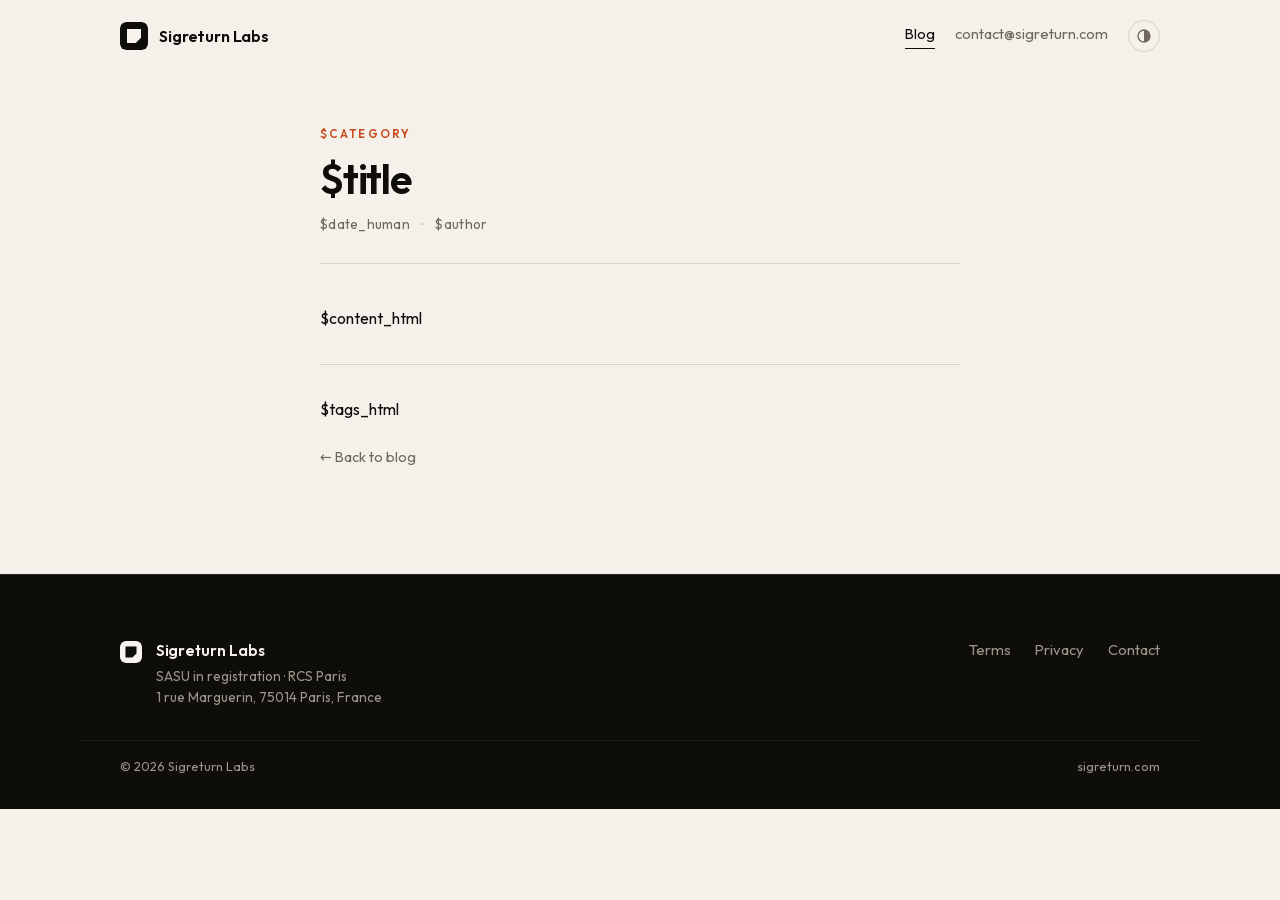
<file: templates/post.html>
<!DOCTYPE html>
<html lang="en">
<head>
  <meta charset="UTF-8">
  <meta name="viewport" content="width=device-width, initial-scale=1">
  <title>$title — Sigreturn Labs</title>
  <meta name="description" content="$description">
  <meta name="theme-color" content="#f5f1ea" media="(prefers-color-scheme: light)">
  <meta name="theme-color" content="#14110d" media="(prefers-color-scheme: dark)">
  <meta name="robots" content="index, follow">
  <meta property="og:title" content="$title">
  <meta property="og:description" content="$description">
  <meta property="og:url" content="$canonical_url">
  <meta property="og:type" content="article">
  <meta property="og:image" content="https://sigreturn.com/brand/og.png">
  <meta property="og:image:width" content="1200">
  <meta property="og:image:height" content="630">
  <meta property="article:published_time" content="$date_iso">
  <meta property="article:author" content="$author">
  <meta property="article:section" content="$category">
  <meta name="twitter:card" content="summary_large_image">
  <meta name="twitter:title" content="$title">
  <meta name="twitter:description" content="$description">
  <meta name="twitter:image" content="https://sigreturn.com/brand/og.png">
  <link rel="canonical" href="$canonical_url">
  <link rel="alternate" type="application/rss+xml" title="Sigreturn Labs Blog" href="/blog/feed.xml">
  <link rel="icon" type="image/svg+xml" href="/favicon.svg">
  <link rel="apple-touch-icon" sizes="512x512" href="/brand/logo-512.png">
  <link rel="preload" href="/fonts/outfit-latin.woff2" as="font" type="font/woff2" crossorigin>
  <link rel="stylesheet" href="/style.css">
  <script>
    (function () {
      try {
        var t = localStorage.getItem('theme');
        var dark = t === 'dark' || (t !== 'light' && window.matchMedia('(prefers-color-scheme: dark)').matches);
        if (dark) document.documentElement.classList.add('dark');
      } catch (e) {}
    })();
  </script>
</head>
<body>
  <header class="nav">
    <a href="/" class="brand" aria-label="Sigreturn Labs home">
      <img src="/brand/logo.svg" alt="" class="brand-logo brand-logo-light" width="28" height="28">
      <img src="/brand/logo-inverse.svg" alt="" class="brand-logo brand-logo-dark" width="28" height="28">
      <span class="brand-name">Sigreturn Labs</span>
    </a>
    <nav class="nav-links" aria-label="Primary">
      <a href="/blog/" aria-current="page">Blog</a>
    </nav>
    <a href="mailto:contact@sigreturn.com" class="nav-contact">contact@sigreturn.com</a>
    <button id="theme-toggle" type="button" class="theme-toggle" data-theme="auto" aria-label="Theme: auto — click to change" title="Theme: auto">
      <svg class="theme-icon theme-icon-auto" xmlns="http://www.w3.org/2000/svg" viewBox="0 0 24 24" fill="none" stroke="currentColor" stroke-width="2" stroke-linecap="round" stroke-linejoin="round" aria-hidden="true"><circle cx="12" cy="12" r="9"/><path d="M12 3a9 9 0 0 1 0 18z" fill="currentColor" stroke="none"/></svg>
      <svg class="theme-icon theme-icon-light" xmlns="http://www.w3.org/2000/svg" viewBox="0 0 24 24" fill="none" stroke="currentColor" stroke-width="2" stroke-linecap="round" stroke-linejoin="round" aria-hidden="true"><circle cx="12" cy="12" r="4"/><path d="M12 2v2M12 20v2M4.93 4.93l1.41 1.41M17.66 17.66l1.41 1.41M2 12h2M20 12h2M4.93 19.07l1.41-1.41M17.66 6.34l1.41-1.41"/></svg>
      <svg class="theme-icon theme-icon-dark" xmlns="http://www.w3.org/2000/svg" viewBox="0 0 24 24" fill="none" stroke="currentColor" stroke-width="2" stroke-linecap="round" stroke-linejoin="round" aria-hidden="true"><path d="M21 12.79A9 9 0 1 1 11.21 3 7 7 0 0 0 21 12.79z"/></svg>
    </button>
  </header>

  <main class="post-main">
    <section class="post-hero">
      <span class="kicker">$category</span>
      <h1 class="post-title">$title</h1>
      <p class="post-meta">
        <time datetime="$date_iso">$date_human</time>
        <span class="post-meta-sep">&middot;</span>
        <span>$author</span>
      </p>
    </section>

    <article class="post-body">
$content_html
    </article>

    <footer class="post-footer">
$tags_html
      <a href="/blog/" class="back-to-blog">&larr; Back to blog</a>
    </footer>
  </main>

  <footer class="footer">
    <div class="footer-inner">
      <div class="footer-brand">
        <img src="/brand/logo-inverse.svg" alt="" class="brand-logo" width="22" height="22">
        <div>
          <p class="footer-name">Sigreturn Labs</p>
          <p class="footer-meta">SASU in registration &middot; RCS Paris</p>
          <p class="footer-meta" data-enc="MSBydWUgTWFyZ3VlcmluLCA3NTAxNCBQYXJpcywgRnJhbmNl">[&hellip;]</p>
        </div>
      </div>
      <nav class="footer-nav" aria-label="Footer">
        <a href="/terms.html">Terms</a>
        <a href="/privacy.html">Privacy</a>
        <a href="mailto:contact@sigreturn.com">Contact</a>
      </nav>
    </div>
    <div class="footer-bottom">
      <span>&copy; 2026 Sigreturn Labs</span>
      <span>sigreturn.com</span>
    </div>
  </footer>

  <script>
    (function () {
      var btn = document.getElementById('theme-toggle');
      if (btn) {
        var mql = window.matchMedia('(prefers-color-scheme: dark)');
        function read() {
          try {
            var t = localStorage.getItem('theme');
            if (t === 'light' || t === 'dark') return t;
          } catch (e) {}
          return 'auto';
        }
        function apply(theme) {
          var dark = theme === 'dark' || (theme === 'auto' && mql.matches);
          document.documentElement.classList.toggle('dark', dark);
          btn.setAttribute('data-theme', theme);
          btn.setAttribute('aria-label', 'Theme: ' + theme + ' — click to change');
          btn.setAttribute('title', 'Theme: ' + theme);
        }
        btn.addEventListener('click', function () {
          var cur = read();
          var next = cur === 'auto' ? 'light' : cur === 'light' ? 'dark' : 'auto';
          try {
            if (next === 'auto') localStorage.removeItem('theme');
            else localStorage.setItem('theme', next);
          } catch (e) {}
          apply(next);
        });
        mql.addEventListener('change', function () { if (read() === 'auto') apply('auto'); });
        apply(read());
      }

      document.querySelectorAll('[data-enc]').forEach(function (el) {
        try {
          el.textContent = decodeURIComponent(escape(atob(el.dataset.enc)));
          el.removeAttribute('data-enc');
        } catch (e) {}
      });
    })();
  </script>
</body>
</html>
</file>
<file: style.css>
/* ---------- Outfit (self-hosted) ---------- */
@font-face {
  font-family: "Outfit";
  font-style: normal;
  font-weight: 300 700;
  font-display: swap;
  src: url("fonts/outfit-latin.woff2") format("woff2");
  unicode-range: U+0000-00FF, U+0131, U+0152-0153, U+02BB-02BC, U+02C6, U+02DA, U+02DC, U+0304, U+0308, U+0329, U+2000-206F, U+20AC, U+2122, U+2191, U+2193, U+2212, U+2215, U+FEFF, U+FFFD;
}

@font-face {
  font-family: "Outfit";
  font-style: normal;
  font-weight: 300 700;
  font-display: swap;
  src: url("fonts/outfit-latin-ext.woff2") format("woff2");
  unicode-range: U+0100-02BA, U+02BD-02C5, U+02C7-02CC, U+02CE-02D7, U+02DD-02FF, U+0304, U+0308, U+0329, U+1D00-1DBF, U+1E00-1E9F, U+1EF2-1EFF, U+2020, U+20A0-20AB, U+20AD-20C0, U+2113, U+2C60-2C7F, U+A720-A7FF;
}

:root {
  --bg: #f5f1ea;
  --bg-soft: #ede8df;
  --bg-card: #fbf8f2;
  --fg: #0e0d0a;
  --fg-soft: #1c1a16;
  --muted: #6e6860;
  --muted-soft: #9c958a;
  --rule: #d9d2c2;
  --rule-strong: #2a2722;
  --accent: #c84b1e;

  --max-w: 1120px;
  --pad-x: clamp(1.25rem, 4vw, 2.5rem);
  --r-md: 12px;
  --r-lg: 18px;
}

*,
*::before,
*::after {
  box-sizing: border-box;
}

html {
  -webkit-text-size-adjust: 100%;
  scroll-behavior: smooth;
}

body {
  margin: 0;
  background: var(--bg);
  color: var(--fg);
  font-family: "Outfit", system-ui, -apple-system, "Segoe UI", sans-serif;
  font-weight: 400;
  font-size: 16px;
  line-height: 1.55;
  -webkit-font-smoothing: antialiased;
  text-rendering: optimizeLegibility;
}

a {
  color: inherit;
  text-decoration: none;
}

h1,
h2,
h3,
p,
ul,
ol,
dl,
dt,
dd {
  margin: 0;
  padding: 0;
}

ul,
ol {
  list-style: none;
}

img {
  display: block;
  max-width: 100%;
}

:focus-visible {
  outline: 2px solid var(--fg);
  outline-offset: 3px;
  border-radius: 4px;
}

/* ---------- Nav ---------- */
.nav {
  max-width: var(--max-w);
  margin: 0 auto;
  padding: 1.25rem var(--pad-x);
  display: flex;
  align-items: center;
  justify-content: space-between;
  gap: 1.25rem;
}

.brand {
  display: inline-flex;
  align-items: center;
  gap: 0.7rem;
  font-weight: 600;
  letter-spacing: -0.01em;
}

.brand-logo {
  border-radius: 6px;
}

.brand-name {
  font-size: 1rem;
}

.nav-contact {
  font-size: 0.92rem;
  color: var(--muted);
  border-bottom: 1px solid transparent;
  padding-bottom: 2px;
  transition: color 160ms ease, border-color 160ms ease;
}

.nav-contact:hover {
  color: var(--fg);
  border-bottom-color: var(--fg);
}

.nav-links {
  display: flex;
  gap: 1.25rem;
  margin-left: auto;
  font-size: 0.92rem;
  color: var(--muted);
}

.nav-links a {
  border-bottom: 1px solid transparent;
  padding-bottom: 2px;
  transition: color 160ms ease, border-color 160ms ease;
}

.nav-links a:hover,
.nav-links a[aria-current="page"] {
  color: var(--fg);
  border-bottom-color: var(--fg);
}

/* ---------- Layout ---------- */
main {
  max-width: var(--max-w);
  margin: 0 auto;
  padding: 0 var(--pad-x);
}

/* ---------- Hero ---------- */
.hero {
  display: grid;
  grid-template-columns: minmax(0, 1.55fr) minmax(0, 1fr);
  gap: clamp(1.5rem, 4vw, 3rem);
  align-items: center;
  padding: clamp(1.5rem, 3vw, 2.5rem) 0 clamp(2rem, 4vw, 3rem);
}

.hero-text {
  display: flex;
  flex-direction: column;
  gap: 0.9rem;
}

.hero-title {
  font-size: clamp(2.5rem, 6vw, 4.25rem);
  font-weight: 600;
  letter-spacing: -0.04em;
  line-height: 1;
}

.hero-tagline {
  font-size: clamp(1.05rem, 1.7vw, 1.25rem);
  font-weight: 500;
  color: var(--fg);
  letter-spacing: -0.012em;
}

.hero-lede {
  font-size: 1rem;
  color: var(--muted);
  max-width: 56ch;
  line-height: 1.6;
}

.hero-jumps {
  margin-top: 0.6rem;
  display: flex;
  flex-wrap: wrap;
  gap: 0.5rem;
}

.hero-jumps a {
  padding: 0.45rem 0.9rem;
  border: 1px solid var(--rule);
  background: var(--bg-card);
  border-radius: 999px;
  font-size: 0.85rem;
  font-weight: 500;
  color: var(--fg-soft);
  transition: background 160ms ease, color 160ms ease, border-color 160ms ease;
}

.hero-jumps a:hover {
  background: var(--fg);
  color: var(--bg);
  border-color: var(--fg);
}

/* ---------- Hero schema (umbrella) ---------- */
.hero-schema {
  margin: 0;
  padding: 1.25rem;
  background: var(--bg-card);
  border: 1px solid var(--rule);
  border-radius: var(--r-lg);
  display: flex;
  flex-direction: column;
  align-items: center;
  gap: 0.55rem;
}

.schema-root {
  width: 100%;
  display: flex;
  flex-direction: column;
  align-items: flex-start;
  gap: 0.2rem;
  padding: 0.85rem 1rem;
  background: var(--fg);
  color: var(--bg);
  border-radius: 10px;
}

.schema-root .schema-kicker {
  font-size: 0.65rem;
  letter-spacing: 0.2em;
  text-transform: uppercase;
  color: var(--muted-soft);
  font-weight: 600;
}

.schema-root .schema-name {
  font-weight: 600;
  font-size: 0.95rem;
  letter-spacing: -0.005em;
}

.schema-arrow {
  color: var(--muted-soft);
  font-size: 0.95rem;
  line-height: 1;
}

.schema-branches {
  width: 100%;
  display: flex;
  flex-direction: column;
  border: 1px solid var(--rule);
  border-radius: 10px;
  overflow: hidden;
  background: var(--bg);
}

.schema-branches li {
  border-bottom: 1px solid var(--rule);
}

.schema-branches li:last-child {
  border-bottom: none;
}

.schema-branches a {
  display: flex;
  align-items: center;
  gap: 0.7rem;
  padding: 0.65rem 0.9rem;
  font-size: 0.92rem;
  font-weight: 500;
  color: inherit;
  transition: background 160ms ease, color 160ms ease;
}

.schema-branches a:hover {
  background: var(--bg-soft);
  color: var(--fg);
}

.schema-arrow-link {
  margin-left: auto;
  color: var(--muted-soft);
  font-size: 0.95rem;
  transition: transform 200ms ease, color 160ms ease;
}

.schema-branches a:hover .schema-arrow-link {
  transform: translateX(3px);
  color: var(--fg);
}

.schema-num {
  font-size: 0.68rem;
  letter-spacing: 0.16em;
  color: var(--muted-soft);
  font-weight: 600;
  font-variant-numeric: tabular-nums;
}

/* ---------- Sections ---------- */
.section {
  padding: clamp(2.5rem, 4vw, 3.75rem) 0;
}

.section + .section {
  border-top: 1px solid var(--rule);
}

.section-head {
  display: flex;
  flex-direction: column;
  gap: 0.7rem;
  margin-bottom: clamp(1.5rem, 2.5vw, 2.25rem);
  max-width: 60ch;
}

.kicker {
  font-size: 0.72rem;
  letter-spacing: 0.2em;
  text-transform: uppercase;
  color: var(--muted-soft);
  font-weight: 600;
}

.section-head h2 {
  font-size: clamp(1.5rem, 2.6vw, 2rem);
  font-weight: 600;
  letter-spacing: -0.025em;
  line-height: 1.15;
}

.section-head p {
  font-size: 1rem;
  color: var(--muted);
  line-height: 1.6;
}

/* ---------- Services grid ---------- */
.grid {
  display: grid;
  grid-template-columns: repeat(2, minmax(0, 1fr));
  gap: 0.85rem;
}

.tile {
  position: relative;
  background: var(--bg-card);
  border: 1px solid var(--rule);
  border-radius: var(--r-md);
  padding: 1.4rem 1.4rem 1.5rem;
  display: flex;
  flex-direction: column;
  gap: 0.55rem;
  transition: border-color 160ms ease, transform 200ms ease, box-shadow 220ms ease;
}

.tile:hover {
  border-color: var(--fg);
  transform: translateY(-1px);
  box-shadow: 0 12px 28px -22px rgba(14, 13, 10, 0.35);
}

.tile-num {
  font-size: 0.72rem;
  letter-spacing: 0.16em;
  color: var(--muted-soft);
  font-weight: 600;
  font-variant-numeric: tabular-nums;
}

.tile h3 {
  font-size: 1.1rem;
  font-weight: 600;
  letter-spacing: -0.018em;
}

.tile p {
  font-size: 0.93rem;
  color: var(--muted);
  line-height: 1.55;
}

/* ---------- Products panel (dark) ---------- */
.section-products {
  padding: clamp(2rem, 3vw, 3rem) 0;
}

.panel {
  background: var(--fg);
  color: var(--bg);
  border-radius: var(--r-lg);
  padding: clamp(1.75rem, 3.5vw, 2.75rem);
  display: flex;
  flex-direction: column;
  gap: 0.85rem;
  max-width: 100%;
}

.panel .kicker-light {
  color: var(--muted-soft);
}

.panel h2 {
  font-size: clamp(1.5rem, 2.6vw, 2rem);
  font-weight: 600;
  letter-spacing: -0.025em;
  line-height: 1.15;
  max-width: 22ch;
}

.panel p {
  font-size: 1rem;
  color: rgba(245, 241, 234, 0.78);
  line-height: 1.6;
  max-width: 60ch;
}

.panel-note {
  margin-top: 0.5rem;
  font-size: 0.85rem !important;
  color: var(--muted-soft) !important;
  letter-spacing: 0.02em;
}

/* ---------- Contact ---------- */
.section-contact {
  display: flex;
  flex-direction: column;
  gap: 1.25rem;
  padding-bottom: clamp(3rem, 5vw, 4.5rem);
}

.contact-cta {
  display: inline-flex;
  align-items: center;
  justify-content: space-between;
  gap: 1rem;
  padding: 1.1rem 1.4rem;
  background: var(--bg-card);
  border: 1px solid var(--rule);
  border-radius: var(--r-md);
  font-size: clamp(1.05rem, 1.6vw, 1.2rem);
  font-weight: 500;
  letter-spacing: -0.005em;
  width: 100%;
  max-width: 460px;
  transition: border-color 160ms ease, background 160ms ease, color 160ms ease;
}

.contact-cta:hover {
  background: var(--fg);
  color: var(--bg);
  border-color: var(--fg);
}

.contact-arrow {
  font-size: 1.1em;
  transition: transform 200ms ease;
}

.contact-cta:hover .contact-arrow {
  transform: translateX(3px);
}

/* ---------- Footer ---------- */
.footer {
  border-top: 1px solid var(--rule-strong);
  background: var(--fg);
  color: var(--bg);
  margin-top: clamp(1.5rem, 3vw, 2.5rem);
}

.footer-inner {
  max-width: var(--max-w);
  margin: 0 auto;
  padding: clamp(2.5rem, 5vw, 4rem) var(--pad-x) clamp(1.5rem, 3vw, 2rem);
  display: flex;
  align-items: flex-start;
  justify-content: space-between;
  gap: 2rem;
  flex-wrap: wrap;
}

.footer-brand {
  display: flex;
  gap: 0.85rem;
  align-items: flex-start;
}

.footer-brand .brand-logo {
  margin-top: 2px;
}

.footer-name {
  font-weight: 600;
  font-size: 0.95rem;
  letter-spacing: -0.005em;
  color: var(--bg);
  margin-bottom: 0.25rem;
}

.footer-meta {
  font-size: 0.85rem;
  color: var(--muted-soft);
  line-height: 1.55;
}

.footer-nav {
  display: flex;
  gap: 1.5rem;
  font-size: 0.92rem;
  color: var(--muted-soft);
}

.footer-nav a {
  border-bottom: 1px solid transparent;
  padding-bottom: 2px;
  transition: color 160ms ease, border-color 160ms ease;
}

.footer-nav a:hover {
  color: var(--bg);
  border-bottom-color: var(--bg);
}

.footer-bottom {
  max-width: var(--max-w);
  margin: 0 auto;
  padding: 1rem var(--pad-x) 2rem;
  display: flex;
  justify-content: space-between;
  flex-wrap: wrap;
  gap: 0.75rem;
  font-size: 0.8rem;
  color: var(--muted-soft);
  border-top: 1px solid rgba(255, 255, 255, 0.06);
}

/* ---------- Legal pages ---------- */
.legal-main {
  max-width: 880px;
  margin: 0 auto;
  padding: 0 var(--pad-x);
}

.legal-hero {
  padding: clamp(2rem, 4vw, 3rem) 0 clamp(1.5rem, 3vw, 2rem);
  border-bottom: 1px solid var(--rule);
}

.legal-hero .kicker {
  display: inline-block;
  margin-bottom: 0.85rem;
}

.legal-title {
  font-size: clamp(2rem, 5vw, 3rem);
  font-weight: 600;
  letter-spacing: -0.035em;
  line-height: 1.05;
  margin-bottom: 0.75rem;
}

.legal-meta {
  font-size: 0.85rem;
  color: var(--muted);
  letter-spacing: 0.04em;
}

.legal-body {
  padding: clamp(2rem, 4vw, 3rem) 0 clamp(2.5rem, 5vw, 4rem);
}

.prose-legal {
  display: flex;
  flex-direction: column;
  gap: 1rem;
  font-size: 1rem;
  line-height: 1.7;
  color: var(--fg);
}

.prose-legal h2 {
  font-size: 1.05rem;
  font-weight: 600;
  letter-spacing: -0.005em;
  margin-top: 2rem;
  margin-bottom: 0.1rem;
}

.prose-legal h2:first-child {
  margin-top: 0;
}

.prose-legal a {
  color: var(--fg);
  border-bottom: 1px solid var(--rule);
  transition: border-color 160ms ease;
}

.prose-legal a:hover {
  border-bottom-color: var(--fg);
}

.prose-legal strong {
  font-weight: 600;
}

.legal-list {
  display: flex;
  flex-direction: column;
  gap: 0.4rem;
  padding-left: 1.1rem;
  list-style: disc;
}

.legal-list li::marker {
  color: var(--muted-soft);
}

/* ---------- Blog ---------- */
.blog-main {
  max-width: 880px;
  margin: 0 auto;
  padding: 0 var(--pad-x);
}

.blog-list {
  display: flex;
  flex-direction: column;
  gap: 0.85rem;
  padding: clamp(1.5rem, 3vw, 2.25rem) 0 clamp(2.5rem, 5vw, 4rem);
}

.blog-list-empty {
  font-size: 0.95rem;
  color: var(--muted);
  padding: 2rem 0;
}

.blog-card {
  display: flex;
  flex-direction: column;
  gap: 0.5rem;
  background: var(--bg-card);
  border: 1px solid var(--rule);
  border-radius: var(--r-md);
  padding: 1.4rem;
  color: inherit;
  transition: border-color 160ms ease, transform 200ms ease, box-shadow 220ms ease;
}

.blog-card:hover {
  border-color: var(--fg);
  transform: translateY(-1px);
  box-shadow: 0 12px 28px -22px rgba(14, 13, 10, 0.35);
}

.blog-card-meta {
  display: flex;
  align-items: baseline;
  gap: 1rem;
  flex-wrap: wrap;
}

.blog-card-cat {
  color: var(--accent);
}

.blog-card-date {
  font-size: 0.78rem;
  color: var(--muted-soft);
  font-variant-numeric: tabular-nums;
}

.blog-card-title {
  font-size: 1.2rem;
  font-weight: 600;
  letter-spacing: -0.018em;
  line-height: 1.25;
}

.blog-card-desc {
  font-size: 0.95rem;
  color: var(--muted);
  line-height: 1.55;
}

.blog-card-author {
  font-size: 0.8rem;
  color: var(--muted-soft);
  margin-top: 0.15rem;
}

/* ---------- Single post ---------- */
.post-main {
  max-width: 720px;
  margin: 0 auto;
  padding: 0 var(--pad-x);
}

.post-hero {
  padding: clamp(2rem, 4vw, 3rem) 0 clamp(1.25rem, 2.5vw, 1.75rem);
  border-bottom: 1px solid var(--rule);
}

.post-hero .kicker {
  display: inline-block;
  margin-bottom: 0.85rem;
  color: var(--accent);
}

.post-title {
  font-size: clamp(1.85rem, 4.2vw, 2.6rem);
  font-weight: 600;
  letter-spacing: -0.03em;
  line-height: 1.1;
  margin-bottom: 0.75rem;
}

.post-meta {
  font-size: 0.85rem;
  color: var(--muted);
  letter-spacing: 0.02em;
}

.post-meta .post-meta-sep {
  margin: 0 0.55rem;
  color: var(--muted-soft);
}

.post-body {
  padding: clamp(1.75rem, 3.5vw, 2.5rem) 0 clamp(1.5rem, 3vw, 2rem);
  font-size: 1rem;
  line-height: 1.75;
  color: var(--fg);
}

.post-body > * + * {
  margin-top: 1rem;
}

.post-body h2 {
  font-size: 1.35rem;
  font-weight: 600;
  letter-spacing: -0.02em;
  line-height: 1.2;
  margin-top: 2.25rem;
  margin-bottom: 0.5rem;
}

.post-body h3 {
  font-size: 1.1rem;
  font-weight: 600;
  letter-spacing: -0.012em;
  line-height: 1.25;
  margin-top: 1.75rem;
  margin-bottom: 0.4rem;
}

.post-body p {
  font-size: 1rem;
  line-height: 1.75;
}

.post-body a {
  color: var(--fg);
  border-bottom: 1px solid var(--rule);
  transition: border-color 160ms ease;
}

.post-body a:hover {
  border-bottom-color: var(--fg);
}

.post-body strong {
  font-weight: 600;
}

.post-body em {
  font-style: italic;
}

.post-body ul,
.post-body ol {
  padding-left: 1.4rem;
  display: flex;
  flex-direction: column;
  gap: 0.35rem;
}

.post-body ul {
  list-style: disc;
}

.post-body ol {
  list-style: decimal;
}

.post-body li::marker {
  color: var(--muted-soft);
}

.post-body code {
  padding: 0.1rem 0.35rem;
  background: var(--bg-soft);
  border: 1px solid var(--rule);
  border-radius: 4px;
  font-family: ui-monospace, SFMono-Regular, "SF Mono", Menlo, Consolas, monospace;
  font-size: 0.88em;
}

.post-body pre {
  background: var(--fg);
  color: var(--bg);
  padding: 1rem 1.1rem;
  border-radius: var(--r-md);
  overflow-x: auto;
  font-size: 0.85rem;
  line-height: 1.55;
  margin-top: 1.25rem;
}

.post-body pre code {
  background: transparent;
  border: none;
  padding: 0;
  color: inherit;
  font-size: inherit;
}

.post-body blockquote {
  margin: 1.25rem 0 1.25rem;
  padding: 0.25rem 0 0.25rem 1rem;
  border-left: 3px solid var(--accent);
  color: var(--muted);
  font-style: italic;
}

.post-body blockquote p {
  margin: 0;
}

.post-body img {
  border-radius: var(--r-md);
  margin: 1.5rem 0;
}

.post-body hr {
  border: 0;
  border-top: 1px solid var(--rule);
  margin: 2rem 0;
}

.post-body table {
  width: 100%;
  border-collapse: collapse;
  font-size: 0.93rem;
  margin: 1.25rem 0;
}

.post-body th,
.post-body td {
  text-align: left;
  padding: 0.55rem 0.7rem;
  border-bottom: 1px solid var(--rule);
}

.post-body th {
  font-weight: 600;
  color: var(--fg);
}

.post-footer {
  padding: 0 0 clamp(2.5rem, 5vw, 4rem);
  border-top: 1px solid var(--rule);
  padding-top: clamp(1.5rem, 3vw, 2rem);
  display: flex;
  flex-direction: column;
  gap: 1.5rem;
}

.post-tags {
  display: flex;
  flex-wrap: wrap;
  gap: 0.4rem;
}

.post-tag {
  border: 1px solid var(--rule);
  background: var(--bg-card);
  border-radius: 999px;
  padding: 0.3rem 0.75rem;
  font-size: 0.78rem;
  color: var(--muted);
  letter-spacing: 0.01em;
}

.back-to-blog {
  font-size: 0.9rem;
  color: var(--muted);
  border-bottom: 1px solid transparent;
  padding-bottom: 2px;
  align-self: flex-start;
  transition: color 160ms ease, border-color 160ms ease;
}

.back-to-blog:hover {
  color: var(--fg);
  border-bottom-color: var(--fg);
}

/* ---------- Dark mode ---------- */
html.dark {
  --bg: #14110d;
  --bg-soft: #1c1813;
  --bg-card: #221d17;
  --fg: #f0ead8;
  --fg-soft: #d8d2c0;
  --muted: #a39c8e;
  --muted-soft: #79716a;
  --rule: #2f2a22;
  --rule-strong: #3d3528;
  --accent: #e26a3f;

  color-scheme: dark;
}

html.dark .panel {
  background: var(--bg-card);
  color: var(--fg);
  border: 1px solid var(--rule);
}

html.dark .panel p {
  color: var(--muted);
}

html.dark .panel .panel-note {
  color: var(--muted-soft) !important;
}

html.dark .footer {
  background: var(--bg-soft);
  color: var(--fg);
  border-top: 1px solid var(--rule);
}

html.dark .footer-name {
  color: var(--fg);
}

html.dark .footer-meta,
html.dark .footer-nav {
  color: var(--muted);
}

html.dark .footer-nav a:hover {
  color: var(--fg);
  border-bottom-color: var(--fg);
}

html.dark .footer-bottom {
  color: var(--muted-soft);
  border-top: 1px solid var(--rule);
}

html.dark .post-body pre {
  background: #0a0907;
  color: #ece6d4;
  border: 1px solid var(--rule);
}

html.dark .post-body code {
  background: transparent;
  border-color: transparent;
}

html.dark .tile:hover,
html.dark .blog-card:hover {
  box-shadow: 0 12px 28px -22px rgba(0, 0, 0, 0.65);
}

html:not(.dark) .brand-logo-dark {
  display: none;
}

html.dark .brand-logo-light {
  display: none;
}

/* ---------- Theme toggle ---------- */
.theme-toggle {
  width: 32px;
  height: 32px;
  display: inline-flex;
  align-items: center;
  justify-content: center;
  border: 1px solid var(--rule);
  border-radius: 999px;
  background: transparent;
  color: var(--muted);
  cursor: pointer;
  padding: 0;
  font: inherit;
  transition: color 160ms ease, border-color 160ms ease, background 160ms ease;
}

.theme-toggle:hover {
  color: var(--fg);
  border-color: var(--fg);
  background: var(--bg-card);
}

.theme-toggle svg {
  width: 16px;
  height: 16px;
  display: block;
}

.theme-toggle .theme-icon {
  display: none;
}

.theme-toggle[data-theme="auto"] .theme-icon-auto,
.theme-toggle[data-theme="light"] .theme-icon-light,
.theme-toggle[data-theme="dark"] .theme-icon-dark {
  display: block;
}

/* ---------- Responsive ---------- */
@media (max-width: 820px) {
  .hero {
    grid-template-columns: 1fr;
  }

  .hero-schema {
    order: 2;
    max-width: 360px;
  }
}

@media (max-width: 600px) {
  .grid {
    grid-template-columns: 1fr;
  }

  .footer-inner {
    flex-direction: column;
    gap: 2rem;
  }

  .footer-bottom {
    flex-direction: column;
    align-items: flex-start;
    gap: 0.4rem;
  }
}

@media (prefers-reduced-motion: reduce) {
  html {
    scroll-behavior: auto;
  }
  *,
  *::before,
  *::after {
    animation-duration: 0.01ms !important;
    animation-iteration-count: 1 !important;
    transition-duration: 0.01ms !important;
  }
}
</file>
